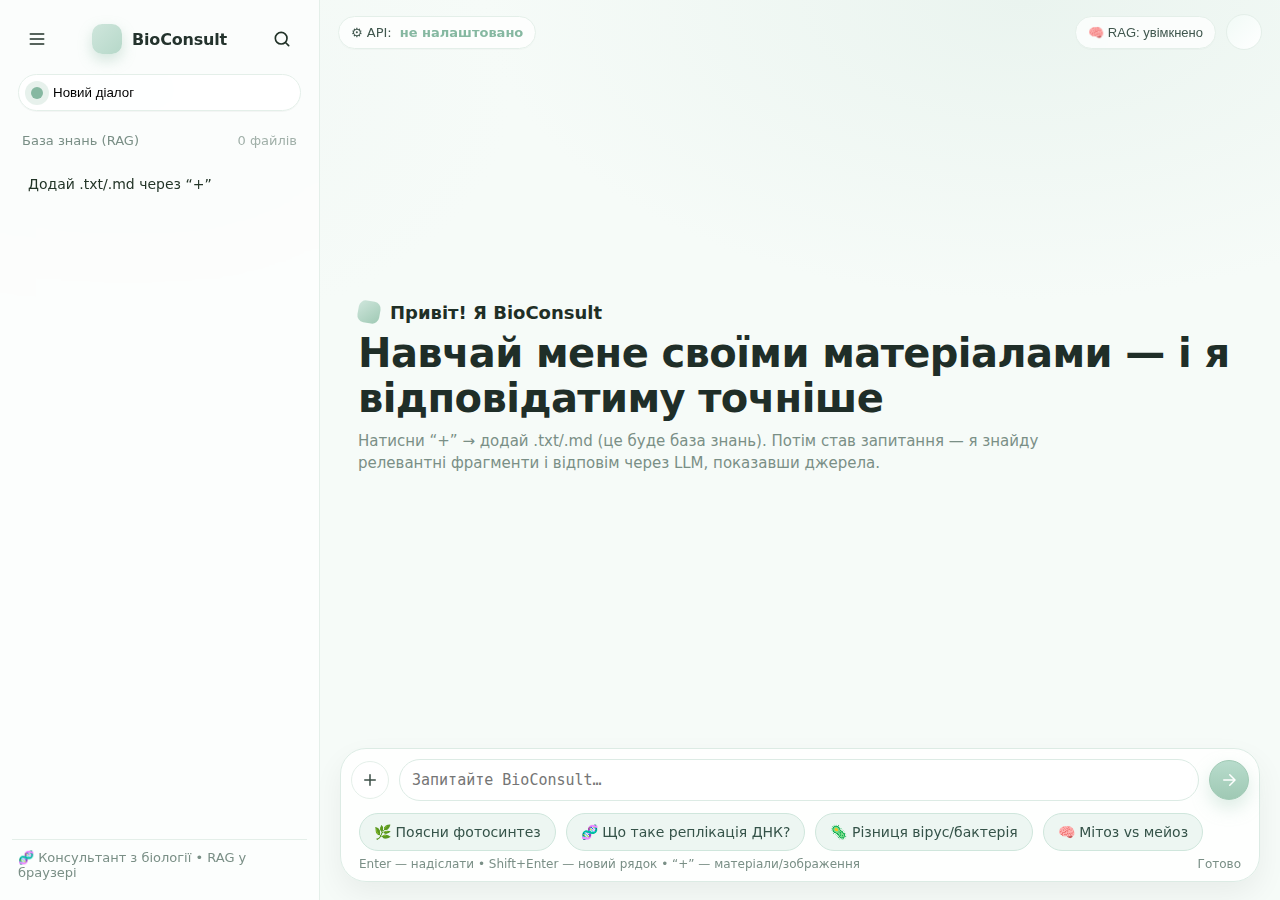
<file: index.html>
<!doctype html>
<html lang="uk">
<head>
  <meta charset="utf-8" />
  <meta name="viewport" content="width=device-width,initial-scale=1" />
  <title>BioConsult — Pastel RAG Chat (LLM)</title>

  <style>
    :root{
      --bg:#f6fbf8;
      --panel:#ffffffcc;
      --muted:#7a8f86;
      --text:#24332d;
      --line:#e4efe9;

      --accent:#9fc9b4;
      --accent-soft:#edf6f2;
      --accent-strong:#86b8a1;

      --shadow: 0 12px 30px rgba(0,0,0,.06);
      --r:18px;
      --rLg:26px;
    }

    *{box-sizing:border-box}
    body{
      margin:0;
      font-family: ui-sans-serif, system-ui, -apple-system, Segoe UI, Roboto, Arial;
      color:var(--text);
      background:
        radial-gradient(900px 500px at 80% 0%, #eaf4ef, transparent 60%),
        radial-gradient(700px 450px at 10% 10%, #f2f8f5, transparent 55%),
        var(--bg);
    }

    .app{ height:100dvh; display:grid; grid-template-columns: 320px 1fr; }

    /* Sidebar */
    .sidebar{
      background:rgba(255,255,255,.65);
      backdrop-filter: blur(14px);
      border-right:1px solid var(--line);
      padding:14px 12px;
      display:flex;
      flex-direction:column;
      min-width:280px;
    }
    .sb-top{ display:flex; align-items:center; justify-content:space-between; padding:6px 6px 10px; }
    .brand{ display:flex;align-items:center;gap:10px; font-weight:780; letter-spacing:-.2px; }
    .logo{
      width:30px;height:30px;border-radius:10px;
      background: linear-gradient(135deg, #cfe6dc, #b6d8c9);
      box-shadow:0 6px 14px rgba(134,184,161,.35);
    }
    .iconbtn{
      width:38px;height:38px;border-radius:999px;
      border:1px solid transparent;
      background:transparent;
      cursor:pointer;
      display:grid;place-items:center;
      color:#203127;
    }
    .iconbtn:hover{ background:rgba(0,0,0,.05); }

    .newchat{
      margin:6px;
      display:flex;align-items:center;gap:10px;
      padding:10px 12px;
      border-radius:999px;
      background:var(--panel);
      border:1px solid var(--line);
      cursor:pointer;
      box-shadow:0 1px 0 rgba(0,0,0,.03);
    }
    .badge{
      width:12px;height:12px;border-radius:50%;
      background:var(--accent-strong);
      box-shadow:0 0 0 6px rgba(159,201,180,.25);
    }
    .sb-section{
      margin:10px 6px 6px;
      font-size:13px;
      color:var(--muted);
      display:flex;align-items:center;justify-content:space-between;
      padding:6px 4px;
    }
    .sb-list{ padding:6px; overflow:auto; flex:1; }
    .sb-item{
      padding:10px 10px;
      border-radius:14px;
      font-size:14px;
      color:#233528;
      cursor:pointer;
      display:flex;align-items:center;gap:10px;
    }
    .sb-item:hover{ background:var(--accent-soft); }
    .sb-footer{
      border-top:1px solid var(--line);
      padding:10px 6px 6px;
      font-size:13px;
      color:var(--muted);
      display:flex;align-items:center;gap:8px;
    }

    /* Main */
    .main{ position:relative; display:flex; flex-direction:column; min-width:0; }
    .topbar{
      height:64px;
      display:flex;
      align-items:center;
      justify-content:space-between;
      padding:12px 18px;
      gap:12px;
    }
    .pill{
      display:inline-flex;
      align-items:center;
      gap:8px;
      padding:8px 12px;
      border-radius:999px;
      border:1px solid var(--line);
      background:rgba(255,255,255,.75);
      backdrop-filter: blur(10px);
      box-shadow:0 1px 0 rgba(0,0,0,.02);
      font-size:13px;
      color:#40574e;
      cursor:pointer;
      white-space:nowrap;
      user-select:none;
    }
    .pill strong{ color:var(--accent-strong); }
    .avatar{
      width:36px;height:36px;border-radius:999px;
      background:linear-gradient(135deg,#f1faf6,#ffffff);
      border:1px solid var(--line);
    }

    .content{
      flex:1;
      display:flex;
      flex-direction:column;
      align-items:center;
      justify-content:center;
      padding:10px 18px 170px;
      min-height:0;
    }

    .hero{ width:min(900px, 100%); padding:10px 8px 16px; }
    .hello{
      font-size:18px;
      font-weight:650;
      display:flex;
      align-items:center;
      gap:10px;
      color:#1f2f26;
      margin-bottom:8px;
    }
    .leafMark{
      width:22px;height:22px;
      background: linear-gradient(135deg, #cfe6dc, #9fc9b4);
      border-radius:7px;
      transform: rotate(10deg);
    }
    .title{
      font-size:40px;
      font-weight:820;
      letter-spacing:-.6px;
      line-height:1.12;
      margin:0;
      color:#1f2e28;
    }
    .subtitle{
      margin-top:10px;
      max-width:78ch;
      color:var(--muted);
      font-size:15px;
      line-height:1.45;
    }

    /* Chat */
    .chatlog{
      width:min(900px, 100%);
      margin-top:14px;
      display:flex;
      flex-direction:column;
      gap:10px;
      max-height:48vh;
      overflow:auto;
      padding:0 8px 8px;
    }
    .msg{
      max-width:78ch;
      padding:12px 14px;
      border-radius:16px;
      border:1px solid var(--line);
      background:rgba(255,255,255,.75);
      backdrop-filter: blur(10px);
      box-shadow:0 1px 0 rgba(0,0,0,.02);
      white-space:pre-wrap;
      line-height:1.35;
      font-size:15px;
    }
    .msg.user{
      align-self:flex-end;
      background:#eef7f3;
      border-color:#d6ebe2;
    }
    .msg.bot{ align-self:flex-start; }

    .sources{
      margin-top:10px;
      padding-top:10px;
      border-top:1px dashed rgba(0,0,0,.10);
      color:var(--muted);
      font-size:13px;
    }
    .src{
      display:block;
      margin-top:8px;
      padding:10px 10px;
      border-radius:12px;
      border:1px solid var(--line);
      background:#f7fcfa;
    }
    .src .t{ font-weight:650; color:#365248; }
    .src .s{ margin-top:4px; }

    .msg .imgwrap{
      margin-top:10px;
      border-radius:14px;
      overflow:hidden;
      border:1px solid var(--line);
      background:#fff;
    }
    .msg img{
      display:block;
      max-width:100%;
      height:auto;
    }

    /* Composer */
    .composer-wrap{
      position:absolute;
      left:0; right:0; bottom:0;
      padding:18px;
      display:flex;
      justify-content:center;
      background:linear-gradient(to top, rgba(246,251,248,1), rgba(246,251,248,.7), rgba(246,251,248,0));
      pointer-events:none;
    }
    .composer-area{ width:min(920px, 100%); pointer-events:auto; }

    .composer{
      border-radius: var(--rLg);
      border:1px solid #dcebe4;
      background:rgba(255,255,255,.82);
      backdrop-filter: blur(14px);
      box-shadow: var(--shadow);
      padding:10px;
      position:relative;
    }

    .composer-row{ display:flex; align-items:center; gap:10px; }

    .plus{
      width:38px;height:38px;border-radius:999px;
      border:1px solid var(--line);
      background:#fff;
      cursor:pointer;
      display:grid;place-items:center;
      color:#3b4d46;
      position:relative;
    }
    .plus:hover{ background:var(--accent-soft); border-color:#cfe6dc; }

    .input{
      flex:1;
      display:flex;
      align-items:center;
      gap:10px;
      padding:8px 10px;
      border-radius:999px;
      background:#ffffff;
      border:1px solid #dcebe4;
      min-width:0;
    }
    .input textarea{
      width:100%;
      border:0;
      outline:none;
      resize:none;
      background:transparent;
      font-size:15px;
      line-height:1.35;
      height:24px;
      max-height:120px;
      color:var(--text);
    }

    .tools{ display:flex; align-items:center; gap:8px; flex:0 0 auto; }

    .toolbtn{
      height:36px;
      padding:0 12px;
      border-radius:999px;
      border:1px solid var(--line);
      background:#ffffff;
      color:#3d544a;
      font-size:13px;
      cursor:pointer;
      display:inline-flex;
      align-items:center;
      gap:8px;
      white-space:nowrap;
      user-select:none;
    }
    .toolbtn:hover{ background:var(--accent-soft); border-color:#cfe6dc; }

    .send{
      width:40px;height:40px;border-radius:999px;
      border:1px solid #9fc9b4;
      background: linear-gradient(180deg, #b8dccc, #9fc9b4);
      color:white;
      cursor:pointer;
      display:grid;place-items:center;
      box-shadow:0 8px 18px rgba(159,201,180,.35);
    }
    .send:hover{ filter:brightness(1.03); }

    .chips{
      display:flex;
      gap:10px;
      flex-wrap:wrap;
      padding:12px 8px 0;
    }
    .chip{
      background:var(--accent-soft);
      border:1px solid #cfe6dc;
      border-radius:999px;
      padding:10px 14px;
      font-size:14px;
      color:#355349;
      cursor:pointer;
      user-select:none;
    }
    .chip:hover{ background:#e3f1ea; }

    .hint{
      width:min(920px, 100%);
      padding:6px 8px 0;
      color:var(--muted);
      font-size:12px;
      display:flex;
      justify-content:space-between;
      gap:10px;
      flex-wrap:wrap;
    }

    /* Plus menu */
    .plusMenu{
      position:absolute;
      left:12px;
      bottom:92px;
      width:340px;
      border-radius:16px;
      border:1px solid var(--line);
      background:rgba(255,255,255,.92);
      backdrop-filter: blur(14px);
      box-shadow: var(--shadow);
      padding:10px;
      display:none;
      z-index:50;
    }
    .plusMenu.open{ display:block; }

    .pmTitle{
      font-size:12px;
      color:var(--muted);
      padding:6px 8px 10px;
      display:flex;
      justify-content:space-between;
      align-items:center;
    }
    .pmGrid{ display:grid; grid-template-columns: 1fr; gap:8px; }

    .pmBtn{
      width:100%;
      display:flex;
      align-items:center;
      justify-content:space-between;
      gap:10px;
      padding:10px 12px;
      border-radius:14px;
      border:1px solid var(--line);
      background:#fff;
      cursor:pointer;
      text-align:left;
    }
    .pmBtn:hover{ background:var(--accent-soft); border-color:#cfe6dc; }
    .pmBtn .l{ display:flex; align-items:center; gap:10px; color:#2f463d; font-size:14px; font-weight:600; }
    .pmBtn .r{ color:var(--muted); font-size:12px; }

    /* Modal */
    .modalOverlay{
      position:fixed;
      inset:0;
      background:rgba(0,0,0,.25);
      display:none;
      z-index:1000;
    }
    .modalOverlay.open{ display:block; }
    .modal{
      width:min(560px, calc(100% - 24px));
      margin:70px auto;
      border-radius:18px;
      border:1px solid var(--line);
      background:rgba(255,255,255,.96);
      backdrop-filter: blur(16px);
      box-shadow: var(--shadow);
      padding:14px;
    }
    .modal h3{ margin:6px 6px 10px; font-size:16px; color:#203127; }
    .modal p{ margin:0 6px 10px; color:var(--muted); font-size:13px; line-height:1.35; }
    .modal .row{ display:flex; gap:10px; padding:6px; align-items:center; flex-wrap:wrap; }
    .modal input, .modal select{
      flex:1;
      border-radius:12px;
      border:1px solid var(--line);
      padding:10px 12px;
      outline:none;
      font-size:14px;
      min-width: 240px;
    }
    .modalActions{
      display:flex;
      justify-content:flex-end;
      gap:10px;
      padding:6px;
      margin-top:6px;
      flex-wrap:wrap;
    }
    .btn{
      border-radius:999px;
      border:1px solid var(--line);
      background:#fff;
      padding:10px 12px;
      cursor:pointer;
      font-size:13px;
      color:#2f463d;
    }
    .btn.primary{
      border-color:#b8dccc;
      background:linear-gradient(180deg,#e7f4ee,#d7eee5);
    }

    .tiny{
      font-size:12px;
      color:var(--muted);
      padding: 0 6px 10px;
      line-height: 1.35;
    }

    @media (max-width: 920px){
      .app{ grid-template-columns: 1fr; }
      .sidebar{ display:none; }
      .title{ font-size:34px; }
      .plusMenu{ left:18px; right:18px; width:auto; }
    }
  </style>
</head>

<body>
  <div class="app">
    <aside class="sidebar">
      <div class="sb-top">
        <button class="iconbtn" title="Меню" aria-label="Меню">
          <svg width="20" height="20" viewBox="0 0 24 24" fill="none" stroke="currentColor" stroke-width="2" stroke-linecap="round">
            <path d="M4 6h16M4 12h16M4 18h16"/>
          </svg>
        </button>

        <div class="brand">
          <span class="logo" aria-hidden="true"></span>
          <span>BioConsult</span>
        </div>

        <button class="iconbtn" title="Пошук" aria-label="Пошук">
          <svg width="20" height="20" viewBox="0 0 24 24" fill="none" stroke="currentColor" stroke-width="2" stroke-linecap="round">
            <circle cx="11" cy="11" r="7"></circle>
            <path d="M20 20l-3.2-3.2"></path>
          </svg>
        </button>
      </div>

      <button class="newchat" id="newChatBtn">
        <span class="badge"></span>
        <span>Новий діалог</span>
      </button>

      <div class="sb-section"><span>База знань (RAG)</span><span style="opacity:.7" id="kbCount">0 файлів</span></div>
      <div class="sb-list" id="kbList"></div>

      <div class="sb-footer">🧬 Консультант з біології • RAG у браузері</div>
    </aside>

    <main class="main" id="main">
      <header class="topbar">
        <div class="pill" id="apiPill" title="Налаштування LLM">
          ⚙ API: <strong id="apiState">не налаштовано</strong>
        </div>
        <div style="display:flex; align-items:center; gap:10px;">
          <button class="pill" id="ragToggleBtn" aria-pressed="true">🧠 RAG: увімкнено</button>
          <div class="avatar" title="Профіль"></div>
        </div>
      </header>

      <section class="content">
        <div class="hero">
          <div class="hello">
            <span class="leafMark" aria-hidden="true"></span>
            <span>Привіт! Я BioConsult</span>
          </div>
          <h1 class="title">Навчай мене своїми матеріалами — і я відповідатиму точніше</h1>
          <div class="subtitle">
            Натисни “+” → додай .txt/.md (це буде база знань). Потім став запитання —
            я знайду релевантні фрагменти і відповім через LLM, показавши джерела.
          </div>
        </div>

        <div class="chatlog" id="chatLog" aria-live="polite"></div>
      </section>

      <div class="composer-wrap">
        <div class="composer-area">
          <div class="composer" id="composer">
            <!-- PLUS MENU -->
            <div class="plusMenu" id="plusMenu" role="menu" aria-label="Меню додавання">
              <div class="pmTitle">
                <span>Додати</span>
                <button class="iconbtn" id="closePlusMenu" title="Закрити" aria-label="Закрити" style="width:32px;height:32px;">✕</button>
              </div>
              <div class="pmGrid">
                <button class="pmBtn" id="pmAddImageFile" type="button">
                  <div class="l">🖼️ Додати зображення (файл)</div>
                  <div class="r">jpg/png/webp</div>
                </button>
                <button class="pmBtn" id="pmAddImageUrl" type="button">
                  <div class="l">☁️ Додати зображення з хмари (URL)</div>
                  <div class="r">посилання</div>
                </button>
                <button class="pmBtn" id="pmAddTextFile" type="button">
                  <div class="l">📄 Додати матеріал (.txt/.md)</div>
                  <div class="r">навчити RAG</div>
                </button>
                <button class="pmBtn" id="pmClearKB" type="button">
                  <div class="l">🧽 Очистити базу знань</div>
                  <div class="r">RAG</div>
                </button>
                <button class="pmBtn" id="pmClearChat" type="button">
                  <div class="l">🧹 Очистити чат</div>
                  <div class="r">скинути</div>
                </button>
              </div>
              <div class="tiny">Порада: додай кілька конспектів .txt/.md — відповіді стануть “під твою програму”.</div>
            </div>

            <div class="composer-row">
              <button class="plus" id="plusBtn" title="Додати" aria-label="Додати">
                <svg width="18" height="18" viewBox="0 0 24 24" fill="none" stroke="currentColor" stroke-width="2" stroke-linecap="round">
                  <path d="M12 5v14M5 12h14"/>
                </svg>
              </button>

              <div class="input">
                <textarea id="prompt" placeholder="Запитайте BioConsult…" rows="1"></textarea>
              </div>

              <div class="tools">
                <button class="send" id="sendBtn" title="Надіслати" aria-label="Надіслати">
                  <svg width="18" height="18" viewBox="0 0 24 24" fill="none" stroke="currentColor" stroke-width="2" stroke-linecap="round" stroke-linejoin="round">
                    <path d="M5 12h14"></path>
                    <path d="M13 5l7 7-7 7"></path>
                  </svg>
                </button>
              </div>
            </div>

            <div class="chips" id="chips">
              <div class="chip">🌿 Поясни фотосинтез</div>
              <div class="chip">🧬 Що таке реплікація ДНК?</div>
              <div class="chip">🦠 Різниця вірус/бактерія</div>
              <div class="chip">🧠 Мітоз vs мейоз</div>
            </div>

            <div class="hint">
              <span>Enter — надіслати • Shift+Enter — новий рядок • “+” — матеріали/зображення</span>
              <span id="statusText">Готово</span>
            </div>

            <!-- hidden inputs -->
            <input id="imageInput" type="file" accept="image/*" hidden />
            <input id="textInput" type="file" accept=".txt,.md,text/plain,text/markdown" hidden />
          </div>
        </div>
      </div>
    </main>
  </div>

  <!-- MODAL: Image URL -->
  <div class="modalOverlay" id="imgModalOverlay" aria-hidden="true">
    <div class="modal" role="dialog" aria-modal="true" aria-label="Додати зображення за URL">
      <h3>Додати зображення з хмари (URL)</h3>
      <p>Встав пряме посилання на зображення (або публічний URL). Якщо доступ закритий — браузер/LLM не зможе завантажити.</p>
      <div class="row">
        <input id="imgUrlInput" placeholder="https://..." />
      </div>
      <div class="modalActions">
        <button class="btn" id="cancelImgModal">Скасувати</button>
        <button class="btn primary" id="addUrlBtn">Додати</button>
      </div>
    </div>
  </div>

  <!-- MODAL: API SETTINGS -->
  <div class="modalOverlay" id="apiModalOverlay" aria-hidden="true">
    <div class="modal" role="dialog" aria-modal="true" aria-label="Налаштування API">
      <h3>Налаштування LLM API</h3>
      <p>
        Встав API key і модель. Це потрібно, щоб бот відповідав “по-справжньому”.
        (Ключ зберігається локально в браузері.)
      </p>

      <div class="row">
        <input id="apiKeyInput" placeholder="OpenAI API key (sk-...)" />
      </div>

      <div class="row">
        <input id="modelInput" placeholder="Модель (наприклад: gpt-4o-mini)" />
      </div>

      <div class="tiny">
        Якщо модель не працює — заміни назву (в акаунті можуть бути доступні інші моделі).
      </div>

      <div class="modalActions">
        <button class="btn" id="apiCancel">Скасувати</button>
        <button class="btn" id="apiClear">Очистити</button>
        <button class="btn primary" id="apiSave">Зберегти</button>
      </div>
    </div>
  </div>

  <script>
    /***********************
     * UI refs
     ***********************/
    const promptEl = document.getElementById('prompt');
    const sendBtn  = document.getElementById('sendBtn');
    const chatLog  = document.getElementById('chatLog');
    const chips    = document.getElementById('chips');
    const newChatBtn = document.getElementById('newChatBtn');
    const statusText = document.getElementById('statusText');

    const ragToggleBtn = document.getElementById('ragToggleBtn');
    const apiPill = document.getElementById('apiPill');
    const apiState = document.getElementById('apiState');

    const plusBtn = document.getElementById('plusBtn');
    const plusMenu = document.getElementById('plusMenu');
    const closePlusMenu = document.getElementById('closePlusMenu');

    const pmAddImageFile = document.getElementById('pmAddImageFile');
    const pmAddImageUrl  = document.getElementById('pmAddImageUrl');
    const pmAddTextFile  = document.getElementById('pmAddTextFile');
    const pmClearChat    = document.getElementById('pmClearChat');
    const pmClearKB      = document.getElementById('pmClearKB');

    const imageInput = document.getElementById('imageInput');
    const textInput  = document.getElementById('textInput');

    const imgModalOverlay = document.getElementById('imgModalOverlay');
    const imgUrlInput = document.getElementById('imgUrlInput');
    const cancelImgModal = document.getElementById('cancelImgModal');
    const addUrlBtn = document.getElementById('addUrlBtn');

    const apiModalOverlay = document.getElementById('apiModalOverlay');
    const apiKeyInput = document.getElementById('apiKeyInput');
    const modelInput = document.getElementById('modelInput');
    const apiCancel = document.getElementById('apiCancel');
    const apiClear = document.getElementById('apiClear');
    const apiSave = document.getElementById('apiSave');

    const kbList = document.getElementById('kbList');
    const kbCount = document.getElementById('kbCount');

    let ragEnabled = true;
    let busy = false;

    // attachments for current message
    let pendingImageDataUrl = null; // data:image/... base64 OR normal URL
    let pendingImageLabel = null;

    function setStatus(t){ statusText.textContent = t; }

    function autoResize() {
      promptEl.style.height = "24px";
      promptEl.style.height = Math.min(promptEl.scrollHeight, 120) + "px";
    }
    promptEl.addEventListener('input', autoResize);

    /***********************
     * Chat render
     ***********************/
    function addMsg(text, who="user", sources=[]) {
      const div = document.createElement('div');
      div.className = `msg ${who}`;
      div.textContent = text;

      if (who === "bot" && Array.isArray(sources) && sources.length) {
        const s = document.createElement('div');
        s.className = "sources";
        s.textContent = "Джерела (RAG):";

        sources.forEach(src => {
          const item = document.createElement('div');
          item.className = "src";

          const t = document.createElement('div');
          t.className = "t";
          t.textContent = src.title || "Джерело";

          const sn = document.createElement('div');
          sn.className = "s";
          sn.textContent = src.snippet || "";

          item.appendChild(t);
          item.appendChild(sn);
          s.appendChild(item);
        });

        div.appendChild(s);
      }

      chatLog.appendChild(div);
      chatLog.scrollTop = chatLog.scrollHeight;
    }

    function addImagePreviewMessage({ dataUrl, caption, who="user" }){
      const div = document.createElement('div');
      div.className = `msg ${who}`;
      div.textContent = caption || "Зображення додано:";

      const wrap = document.createElement('div');
      wrap.className = "imgwrap";
      const img = document.createElement('img');
      img.src = dataUrl;
      img.alt = "image";
      wrap.appendChild(img);
      div.appendChild(wrap);

      chatLog.appendChild(div);
      chatLog.scrollTop = chatLog.scrollHeight;
    }

    /***********************
     * Plus menu
     ***********************/
    function openMenu(){ plusMenu.classList.add("open"); }
    function closeMenu(){ plusMenu.classList.remove("open"); }

    plusBtn.addEventListener('click', (e) => {
      e.stopPropagation();
      plusMenu.classList.contains("open") ? closeMenu() : openMenu();
    });
    closePlusMenu.addEventListener('click', closeMenu);

    document.addEventListener('click', (e) => {
      if (!plusMenu.contains(e.target) && e.target !== plusBtn) closeMenu();
    });

    pmAddImageFile.addEventListener('click', () => { closeMenu(); imageInput.click(); });
    pmAddTextFile.addEventListener('click', () => { closeMenu(); textInput.click(); });
    pmAddImageUrl.addEventListener('click', () => { closeMenu(); openImgModal(); });

    pmClearChat.addEventListener('click', () => {
      closeMenu();
      chatLog.innerHTML = "";
      addMsg("Чат очищено ✅", "bot");
      setStatus("Готово");
    });

    pmClearKB.addEventListener('click', () => {
      closeMenu();
      if (!confirm("Очистити базу знань (всі матеріали)?")) return;
      KB.clear();
      RAG.rebuildIndexFromKB();
      renderKB();
      addMsg("Базу знань очищено ✅", "bot");
      setStatus("Готово");
    });

    /***********************
     * Image modal
     ***********************/
    function openImgModal(){
      imgModalOverlay.classList.add("open");
      imgModalOverlay.setAttribute("aria-hidden","false");
      imgUrlInput.value = "";
      setTimeout(() => imgUrlInput.focus(), 0);
    }
    function closeImgModal(){
      imgModalOverlay.classList.remove("open");
      imgModalOverlay.setAttribute("aria-hidden","true");
    }
    cancelImgModal.addEventListener('click', closeImgModal);
    imgModalOverlay.addEventListener('click', (e) => { if(e.target === imgModalOverlay) closeImgModal(); });

    addUrlBtn.addEventListener('click', async () => {
      const url = (imgUrlInput.value || "").trim();
      if(!url) return;

      pendingImageDataUrl = url;
      pendingImageLabel = "Зображення (URL)";
      addMsg("✅ Додано зображення з URL. Тепер задай питання про нього.", "bot");
      closeImgModal();
    });

    /***********************
     * API modal
     ***********************/
    function openApiModal(){
      apiModalOverlay.classList.add("open");
      apiModalOverlay.setAttribute("aria-hidden","false");
      apiKeyInput.value = Settings.getApiKey() || "";
      modelInput.value = Settings.getModel() || "gpt-4o-mini";
      setTimeout(() => apiKeyInput.focus(), 0);
    }
    function closeApiModal(){
      apiModalOverlay.classList.remove("open");
      apiModalOverlay.setAttribute("aria-hidden","true");
    }
    apiPill.addEventListener('click', openApiModal);
    apiCancel.addEventListener('click', closeApiModal);

    apiClear.addEventListener('click', () => {
      Settings.clear();
      updateApiState();
      addMsg("API налаштування очищено.", "bot");
      closeApiModal();
    });

    apiSave.addEventListener('click', () => {
      const key = (apiKeyInput.value || "").trim();
      const model = (modelInput.value || "").trim() || "gpt-4o-mini";
      Settings.setApiKey(key);
      Settings.setModel(model);
      updateApiState();
      addMsg("✅ API налаштування збережено. Можна спілкуватись.", "bot");
      closeApiModal();
    });

    /***********************
     * RAG toggle
     ***********************/
    ragToggleBtn.addEventListener('click', () => {
      ragEnabled = !ragEnabled;
      ragToggleBtn.textContent = ragEnabled ? "🧠 RAG: увімкнено" : "🧠 RAG: вимкнено";
      ragToggleBtn.setAttribute("aria-pressed", String(ragEnabled));
      setStatus(ragEnabled ? "RAG увімкнено" : "RAG вимкнено");
    });

    /***********************
     * Inputs
     ***********************/
    imageInput.addEventListener('change', async () => {
      const file = imageInput.files?.[0];
      if(!file) return;

      if(!file.type.startsWith("image/")){
        addMsg("❌ Це не зображення.", "bot");
        imageInput.value = "";
        return;
      }

      const dataUrl = await fileToDataURL(file);
      pendingImageDataUrl = dataUrl;
      pendingImageLabel = file.name;

      addImagePreviewMessage({ dataUrl, caption:`Зображення додано: ${file.name}`, who:"user" });
      addMsg("Тепер можеш написати питання про це зображення (наприклад: “що тут з точки зору біології?”).", "bot");

      imageInput.value = "";
    });

    textInput.addEventListener('change', async () => {
      const file = textInput.files?.[0];
      if(!file) return;
      const text = await file.text();

      KB.addDoc({ title: file.name, text });
      RAG.rebuildIndexFromKB();
      renderKB();

      addMsg(`✅ Додано матеріал до бази знань: ${file.name}`, "bot");
      setStatus("Базу оновлено");

      textInput.value = "";
    });

    /***********************
     * Chips & new chat
     ***********************/
    chips.addEventListener('click', (e) => {
      const chip = e.target.closest('.chip');
      if(!chip) return;
      promptEl.value = chip.textContent.replace(/\s+/g,' ').trim() + ": ";
      promptEl.focus();
      autoResize();
    });

    newChatBtn.addEventListener('click', () => {
      chatLog.innerHTML = "";
      promptEl.value = "";
      autoResize();
      promptEl.focus();
      setStatus("Готово");
      closeMenu();
    });

    /***********************
     * Send
     ***********************/
    sendBtn.addEventListener('click', send);
    promptEl.addEventListener('keydown', (e) => {
      if(e.key === "Enter" && !e.shiftKey){
        e.preventDefault();
        send();
      }
    });

    async function send(){
      const text = (promptEl.value || "").trim();
      if(!text || busy) return;

      busy = true;
      setStatus("Пишу відповідь…");
      sendBtn.disabled = true;

      addMsg(text, "user");
      promptEl.value = "";
      autoResize();

      try{
        const apiKey = Settings.getApiKey();
        const model = Settings.getModel() || "gpt-4o-mini";

        if(!apiKey){
          addMsg("⚠️ API не налаштовано. Натисни “⚙ API” і встав ключ, тоді я відповідатиму реально.", "bot");
          setStatus("Потрібен API key");
          return;
        }

        const contexts = ragEnabled ? RAG.retrieveTopK(text, 4) : [];
        const { answer, sources } = await LLM.answer({
          apiKey,
          model,
          userText: text,
          contexts,
          image: pendingImageDataUrl ? { url: pendingImageDataUrl, label: pendingImageLabel } : null
        });

        addMsg(answer || "Немає відповіді", "bot", sources);

        // reset attachments after send
        pendingImageDataUrl = null;
        pendingImageLabel = null;

        setStatus("Готово");
      }catch(err){
        addMsg("❌ Помилка: " + (err?.message || String(err)), "bot");
        setStatus("Помилка");
      }finally{
        busy = false;
        sendBtn.disabled = false;
      }
    }

    /***********************
     * Settings storage
     ***********************/
    const Settings = {
      kApiKey: "bioconsult_api_key",
      kModel: "bioconsult_model",
      getApiKey(){ return localStorage.getItem(this.kApiKey) || ""; },
      setApiKey(v){ localStorage.setItem(this.kApiKey, v || ""); },
      getModel(){ return localStorage.getItem(this.kModel) || ""; },
      setModel(v){ localStorage.setItem(this.kModel, v || ""); },
      clear(){
        localStorage.removeItem(this.kApiKey);
        localStorage.removeItem(this.kModel);
      }
    };

    function updateApiState(){
      const hasKey = !!Settings.getApiKey();
      apiState.textContent = hasKey ? "налаштовано" : "не налаштовано";
    }

    /***********************
     * KB storage (docs)
     ***********************/
    const KB = {
      key: "bioconsult_kb_docs",
      getAll(){
        try { return JSON.parse(localStorage.getItem(this.key) || "[]"); }
        catch { return []; }
      },
      setAll(docs){
        localStorage.setItem(this.key, JSON.stringify(docs || []));
      },
      addDoc(doc){
        const docs = this.getAll();
        docs.push({
          id: crypto.randomUUID ? crypto.randomUUID() : String(Date.now()) + Math.random(),
          title: doc.title || "doc.txt",
          text: doc.text || "",
          createdAt: Date.now()
        });
        this.setAll(docs);
      },
      remove(id){
        const docs = this.getAll().filter(d => d.id !== id);
        this.setAll(docs);
      },
      clear(){ this.setAll([]); }
    };

    function renderKB(){
      const docs = KB.getAll();
      kbCount.textContent = `${docs.length} файлів`;
      kbList.innerHTML = "";

      if(docs.length === 0){
        const empty = document.createElement("div");
        empty.className = "sb-item";
        empty.textContent = "Додай .txt/.md через “+”";
        kbList.appendChild(empty);
        return;
      }

      docs.slice().reverse().forEach(d => {
        const row = document.createElement("div");
        row.className = "sb-item";
        row.title = "Натисни, щоб видалити";

        const dot = document.createElement("span");
        dot.className = "badge";
        dot.style.width = "10px";
        dot.style.height = "10px";
        dot.style.boxShadow = "none";
        row.appendChild(dot);

        const name = document.createElement("div");
        name.textContent = d.title;
        name.style.flex = "1";
        row.appendChild(name);

        const del = document.createElement("span");
        del.textContent = "🗑️";
        del.style.opacity = ".75";
        row.appendChild(del);

        row.addEventListener("click", () => {
          if(!confirm(`Видалити "${d.title}" з бази?`)) return;
          KB.remove(d.id);
          RAG.rebuildIndexFromKB();
          renderKB();
          addMsg(`✅ Видалено з бази: ${d.title}`, "bot");
        });

        kbList.appendChild(row);
      });
    }

    /***********************
     * RAG in browser (TF-IDF-ish)
     ***********************/
    const RAG = (() => {
      let chunks = [];     // {title, text, vec}
      let stats = null;    // {df, N}

      function tokenize(text) {
        return (text || "")
          .toLowerCase()
          .replace(/[^\p{L}\p{N}\s]+/gu, " ")
          .split(/\s+/)
          .filter(Boolean);
      }

      function chunkText(text, chunkSize = 900, overlap = 120) {
        const clean = (text || "").replace(/\s+/g, " ").trim();
        if (!clean) return [];
        const out = [];
        let i = 0;
        while (i < clean.length) {
          const end = Math.min(clean.length, i + chunkSize);
          out.push(clean.slice(i, end));
          i = end - overlap;
          if (i < 0) i = 0;
          if (end === clean.length) break;
        }
        return out;
      }

      function buildVocabStats(chunks) {
        const df = Object.create(null);
        for (const ch of chunks) {
          const seen = new Set(tokenize(ch.text));
          for (const t of seen) df[t] = (df[t] || 0) + 1;
        }
        return { df, N: chunks.length };
      }

      function embed(text, stats) {
        const toks = tokenize(text);
        const tf = Object.create(null);
        for (const t of toks) tf[t] = (tf[t] || 0) + 1;

        const vec = Object.create(null);
        const { df, N } = stats || { df:{}, N:1 };
        for (const [t, f] of Object.entries(tf)) {
          const d = df[t] || 0;
          const idf = Math.log((N + 1) / (d + 1)) + 1;
          vec[t] = f * idf;
        }
        return vec;
      }

      function cosine(a, b) {
        let dot = 0, na = 0, nb = 0;
        const keys = new Set([...Object.keys(a), ...Object.keys(b)]);
        for (const k of keys) {
          const x = a[k] || 0;
          const y = b[k] || 0;
          dot += x * y;
          na += x * x;
          nb += y * y;
        }
        if (!na || !nb) return 0;
        return dot / (Math.sqrt(na) * Math.sqrt(nb));
      }

      function rebuildIndexFromKB(){
        const docs = KB.getAll();
        chunks = [];
        for (const d of docs) {
          const parts = chunkText(d.text);
          parts.forEach((p, idx) => {
            chunks.push({ title: d.title, text: p, id: `${d.title}#${idx}` });
          });
        }
        stats = buildVocabStats(chunks);
        chunks.forEach(ch => ch.vec = embed(ch.text, stats));
      }

      function retrieveTopK(question, k=4){
        if(!stats || !chunks.length) return [];
        const qvec = embed(question, stats);
        const scored = chunks.map(ch => ({ ch, score: cosine(qvec, ch.vec) }));
        scored.sort((a,b)=>b.score-a.score);
        return scored.slice(0, k).filter(x => x.score > 0.05).map(x => x.ch);
      }

      return { rebuildIndexFromKB, retrieveTopK };
    })();

    /***********************
     * LLM call (OpenAI Responses API)
     ***********************/
    const LLM = (() => {
      function buildSystem(){
        return [
          "Ти — BioConsult, консультант з біології.",
          "Відповідай українською, просто і точно.",
          "Якщо є RAG-контекст — використовуй його в першу чергу.",
          "Якщо даних недостатньо — скажи, що саме потрібно уточнити.",
          "Додай короткий блок 'Джерела' з позначками [#1], [#2] (тільки якщо використовував контекст)."
        ].join("\\n");
      }

      function buildContextBlock(contexts){
        if(!contexts?.length) return "";
        return contexts.map((c, i) => `[#${i+1} ${c.title}] ${c.text}`).join("\\n\\n");
      }

      function sourcesFromContexts(contexts){
        return (contexts || []).map(c => ({
          title: c.title,
          snippet: (c.text || "").slice(0, 200) + ((c.text || "").length > 200 ? "…" : "")
        }));
      }

      function extractOutputText(data){
        if (typeof data?.output_text === "string" && data.output_text) return data.output_text;

        const out = data?.output;
        if (Array.isArray(out)) {
          for (const item of out) {
            const content = item?.content;
            if (Array.isArray(content)) {
              for (const c of content) {
                if (c?.type === "output_text" && typeof c?.text === "string") return c.text;
                if (c?.type === "text" && typeof c?.text === "string") return c.text;
              }
            }
          }
        }
        return "";
      }

      async function answer({ apiKey, model, userText, contexts, image }){
        const system = buildSystem();
        const ctx = buildContextBlock(contexts);

        const userParts = [];
        userParts.push({ type:"text", text: userText });

        if (image?.url) {
          userParts.push({ type:"text", text: `\\n(Додано зображення: ${image.label || "image"})\\n` });
          userParts.push({ type:"image_url", image_url: { url: image.url } });
        }

        if (ctx) {
          userParts.push({ type:"text", text: `\\n\\nКонтекст (RAG):\\n${ctx}` });
        }

        const body = {
          model: model || "gpt-4o-mini",
          input: [
            { role:"system", content:[{ type:"text", text: system }] },
            { role:"user", content: userParts }
          ]
        };

        const res = await fetch("https://api.openai.com/v1/responses", {
          method:"POST",
          headers:{
            "Content-Type":"application/json",
            "Authorization":"Bearer " + apiKey
          },
          body: JSON.stringify(body)
        });

        if(!res.ok){
          const t = await res.text();
          throw new Error(t || ("HTTP " + res.status));
        }

        const data = await res.json();
        const text = extractOutputText(data) || "(порожня відповідь)";

        return { answer: text, sources: sourcesFromContexts(contexts) };
      }

      return { answer };
    })();

    /***********************
     * Helpers
     ***********************/
    function fileToDataURL(file){
      return new Promise((resolve, reject) => {
        const r = new FileReader();
        r.onload = () => resolve(r.result);
        r.onerror = reject;
        r.readAsDataURL(file);
      });
    }

    /***********************
     * Init
     ***********************/
    function init(){
      updateApiState();
      renderKB();
      RAG.rebuildIndexFromKB();
      autoResize();
      setStatus("Готово");
    }
    init();
  </script>
</body>
</html>
</file>
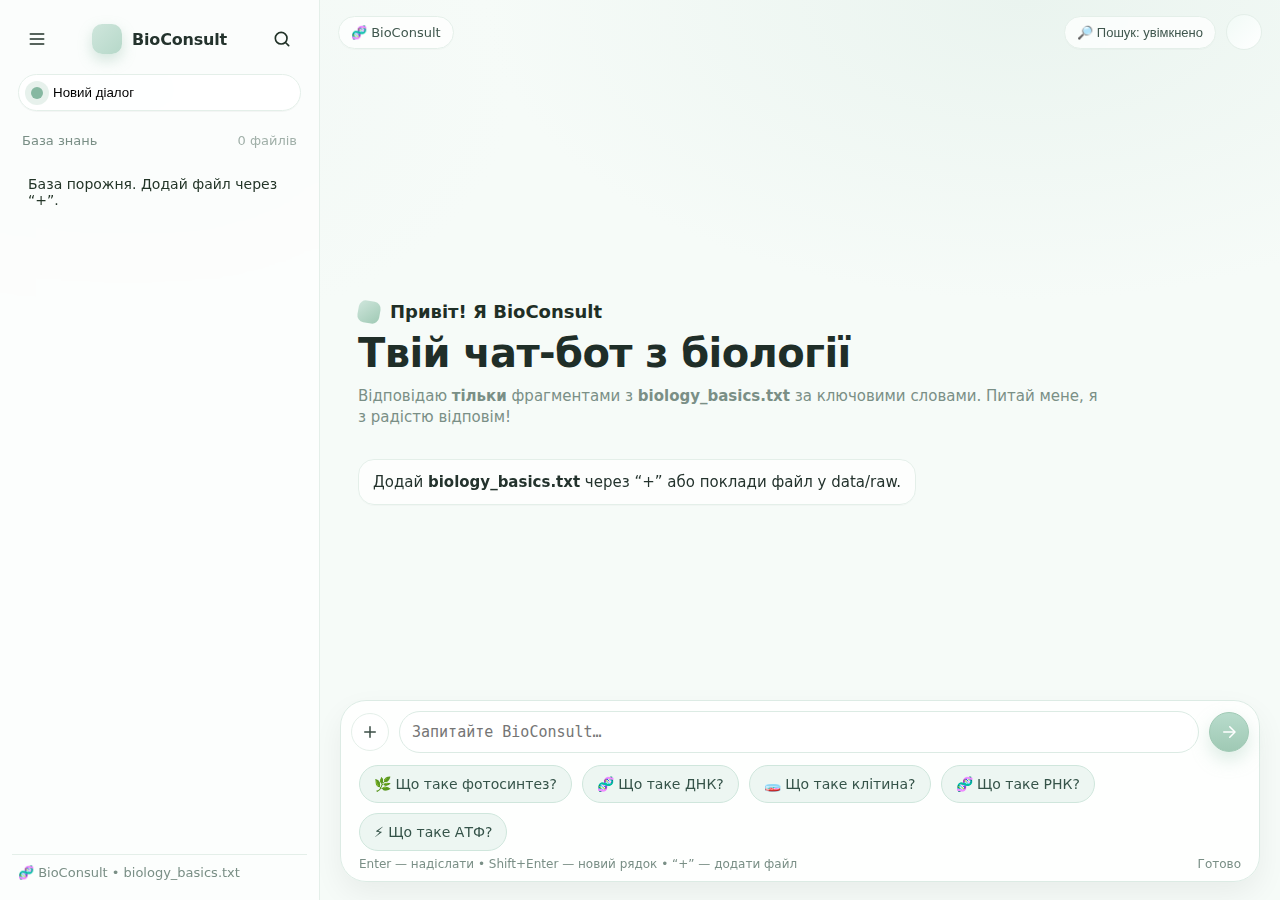
<file: app/index.html>
<!doctype html>
<html lang="uk">
<head>
  <meta charset="utf-8" />
  <meta name="viewport" content="width=device-width,initial-scale=1" />
  <title>BioConsult — чат-бот з біології</title>

  <style>
    :root{
      --bg:#f6fbf8;
      --panel:#ffffffcc;
      --muted:#7a8f86;
      --text:#24332d;
      --line:#e4efe9;

      --accent:#9fc9b4;
      --accent-soft:#edf6f2;
      --accent-strong:#86b8a1;

      --shadow: 0 12px 30px rgba(0,0,0,.06);
      --r:18px;
      --rLg:26px;
    }

    *{box-sizing:border-box}
    body{
      margin:0;
      font-family: ui-sans-serif, system-ui, -apple-system, Segoe UI, Roboto, Arial;
      color:var(--text);
      background:
        radial-gradient(900px 500px at 80% 0%, #eaf4ef, transparent 60%),
        radial-gradient(700px 450px at 10% 10%, #f2f8f5, transparent 55%),
        var(--bg);
    }

    .app{ height:100dvh; display:grid; grid-template-columns: 320px 1fr; }

    /* Sidebar */
    .sidebar{
      background:rgba(255,255,255,.65);
      backdrop-filter: blur(14px);
      border-right:1px solid var(--line);
      padding:14px 12px;
      display:flex;
      flex-direction:column;
      min-width:280px;
    }
    .sb-top{ display:flex; align-items:center; justify-content:space-between; padding:6px 6px 10px; }
    .brand{ display:flex;align-items:center;gap:10px; font-weight:780; letter-spacing:-.2px; }
    .logo{
      width:30px;height:30px;border-radius:10px;
      background: linear-gradient(135deg, #cfe6dc, #b6d8c9);
      box-shadow:0 6px 14px rgba(134,184,161,.35);
    }
    .iconbtn{
      width:38px;height:38px;border-radius:999px;
      border:1px solid transparent;
      background:transparent;
      cursor:pointer;
      display:grid;place-items:center;
      color:#203127;
    }
    .iconbtn:hover{ background:rgba(0,0,0,.05); }

    .newchat{
      margin:6px;
      display:flex;align-items:center;gap:10px;
      padding:10px 12px;
      border-radius:999px;
      background:var(--panel);
      border:1px solid var(--line);
      cursor:pointer;
      box-shadow:0 1px 0 rgba(0,0,0,.03);
    }
    .badge{
      width:12px;height:12px;border-radius:50%;
      background:var(--accent-strong);
      box-shadow:0 0 0 6px rgba(159,201,180,.25);
    }
    .sb-section{
      margin:10px 6px 6px;
      font-size:13px;
      color:var(--muted);
      display:flex;align-items:center;justify-content:space-between;
      padding:6px 4px;
    }
    .sb-list{ padding:6px; overflow:auto; flex:1; }
    .sb-item{
      padding:10px 10px;
      border-radius:14px;
      font-size:14px;
      color:#233528;
      cursor:pointer;
      display:flex;align-items:center;gap:10px;
    }
    .sb-item:hover{ background:var(--accent-soft); }
    .sb-footer{
      border-top:1px solid var(--line);
      padding:10px 6px 6px;
      font-size:13px;
      color:var(--muted);
      display:flex;align-items:center;gap:8px;
    }

    /* Main */
    .main{ position:relative; display:flex; flex-direction:column; min-width:0; }
    .topbar{
      height:64px;
      display:flex;
      align-items:center;
      justify-content:space-between;
      padding:12px 18px;
      gap:12px;
    }
    .pill{
      display:inline-flex;
      align-items:center;
      gap:8px;
      padding:8px 12px;
      border-radius:999px;
      border:1px solid var(--line);
      background:rgba(255,255,255,.75);
      backdrop-filter: blur(10px);
      box-shadow:0 1px 0 rgba(0,0,0,.02);
      font-size:13px;
      color:#40574e;
      white-space:nowrap;
      user-select:none;
    }
    .avatar{
      width:36px;height:36px;border-radius:999px;
      background:linear-gradient(135deg,#f1faf6,#ffffff);
      border:1px solid var(--line);
    }

    .content{
      flex:1;
      display:flex;
      flex-direction:column;
      align-items:center;
      justify-content:center;
      padding:10px 18px 170px;
      min-height:0;
    }

    .hero{ width:min(900px, 100%); padding:10px 8px 16px; }
    .hello{
      font-size:18px;
      font-weight:650;
      display:flex;
      align-items:center;
      gap:10px;
      color:#1f2f26;
      margin-bottom:8px;
    }
    .leafMark{
      width:22px;height:22px;
      background: linear-gradient(135deg, #cfe6dc, #9fc9b4);
      border-radius:7px;
      transform: rotate(10deg);
    }
    .title{
      font-size:40px;
      font-weight:820;
      letter-spacing:-.6px;
      line-height:1.12;
      margin:0;
      color:#1f2e28;
    }
    .subtitle{
      margin-top:10px;
      max-width:78ch;
      color:var(--muted);
      font-size:15px;
      line-height:1.45;
    }

    /* Chat */
    .chatlog{
      width:min(900px, 100%);
      margin-top:14px;
      display:flex;
      flex-direction:column;
      gap:10px;
      max-height:48vh;
      overflow:auto;
      padding:0 8px 8px;
    }
    .msg{
      max-width:78ch;
      padding:12px 14px;
      border-radius:16px;
      border:1px solid var(--line);
      background:rgba(255,255,255,.75);
      backdrop-filter: blur(10px);
      box-shadow:0 1px 0 rgba(0,0,0,.02);
      white-space:pre-wrap;
      line-height:1.35;
      font-size:15px;
    }
    .msg.user{
      align-self:flex-end;
      background:#eef7f3;
      border-color:#d6ebe2;
    }
    .msg.bot{ align-self:flex-start; }

    /* Composer */
    .composer-wrap{
      position:absolute;
      left:0; right:0; bottom:0;
      padding:18px;
      display:flex;
      justify-content:center;
      background:linear-gradient(to top, rgba(246,251,248,1), rgba(246,251,248,.7), rgba(246,251,248,0));
      pointer-events:none;
    }
    .composer-area{ width:min(920px, 100%); pointer-events:auto; }

    .composer{
      border-radius: var(--rLg);
      border:1px solid #dcebe4;
      background:rgba(255,255,255,.82);
      backdrop-filter: blur(14px);
      box-shadow: var(--shadow);
      padding:10px;
      position:relative;
    }

    .composer-row{ display:flex; align-items:center; gap:10px; }

    .plus{
      width:38px;height:38px;border-radius:999px;
      border:1px solid var(--line);
      background:#fff;
      cursor:pointer;
      display:grid;place-items:center;
      color:#3b4d46;
      position:relative;
    }
    .plus:hover{ background:var(--accent-soft); border-color:#cfe6dc; }

    .input{
      flex:1;
      display:flex;
      align-items:center;
      gap:10px;
      padding:8px 10px;
      border-radius:999px;
      background:#ffffff;
      border:1px solid #dcebe4;
      min-width:0;
    }
    .input textarea{
      width:100%;
      border:0;
      outline:none;
      resize:none;
      background:transparent;
      font-size:15px;
      line-height:1.35;
      height:24px;
      max-height:120px;
      color:var(--text);
    }

    .tools{ display:flex; align-items:center; gap:8px; flex:0 0 auto; }

    .send{
      width:40px;height:40px;border-radius:999px;
      border:1px solid #9fc9b4;
      background: linear-gradient(180deg, #b8dccc, #9fc9b4);
      color:white;
      cursor:pointer;
      display:grid;place-items:center;
      box-shadow:0 8px 18px rgba(159,201,180,.35);
    }
    .send:hover{ filter:brightness(1.03); }

    .chips{
      display:flex;
      gap:10px;
      flex-wrap:wrap;
      padding:12px 8px 0;
    }
    .chip{
      background:var(--accent-soft);
      border:1px solid #cfe6dc;
      border-radius:999px;
      padding:10px 14px;
      font-size:14px;
      color:#355349;
      cursor:pointer;
      user-select:none;
    }
    .chip:hover{ background:#e3f1ea; }

    .hint{
      width:min(920px, 100%);
      padding:6px 8px 0;
      color:var(--muted);
      font-size:12px;
      display:flex;
      justify-content:space-between;
      gap:10px;
      flex-wrap:wrap;
    }

    /* Plus menu */
    .plusMenu{
      position:absolute;
      left:12px;
      bottom:92px;
      width:340px;
      border-radius:16px;
      border:1px solid var(--line);
      background:rgba(255,255,255,.92);
      backdrop-filter: blur(14px);
      box-shadow: var(--shadow);
      padding:10px;
      display:none;
      z-index:50;
    }
    .plusMenu.open{ display:block; }

    .pmTitle{
      font-size:12px;
      color:var(--muted);
      padding:6px 8px 10px;
      display:flex;
      justify-content:space-between;
      align-items:center;
    }
    .pmGrid{ display:grid; grid-template-columns: 1fr; gap:8px; }

    .pmBtn{
      width:100%;
      display:flex;
      align-items:center;
      justify-content:space-between;
      gap:10px;
      padding:10px 12px;
      border-radius:14px;
      border:1px solid var(--line);
      background:#fff;
      cursor:pointer;
      text-align:left;
    }
    .pmBtn:hover{ background:var(--accent-soft); border-color:#cfe6dc; }
    .pmBtn .l{ display:flex; align-items:center; gap:10px; color:#2f463d; font-size:14px; font-weight:600; }
    .pmBtn .r{ color:var(--muted); font-size:12px; }

    .tiny{
      font-size:12px;
      color:var(--muted);
      padding: 0 6px 10px;
      line-height: 1.35;
    }

    @media (max-width: 920px){
      .app{ grid-template-columns: 1fr; }
      .sidebar{ display:none; }
      .title{ font-size:34px; }
      .plusMenu{ left:18px; right:18px; width:auto; }
    }
  </style>
</head>

<body>
  <div class="app">
    <aside class="sidebar">
      <div class="sb-top">
        <button class="iconbtn" title="Меню" aria-label="Меню">
          <svg width="20" height="20" viewBox="0 0 24 24" fill="none" stroke="currentColor" stroke-width="2" stroke-linecap="round">
            <path d="M4 6h16M4 12h16M4 18h16"/>
          </svg>
        </button>

        <div class="brand">
          <span class="logo" aria-hidden="true"></span>
          <span>BioConsult</span>
        </div>

        <button class="iconbtn" title="Пошук" aria-label="Пошук">
          <svg width="20" height="20" viewBox="0 0 24 24" fill="none" stroke="currentColor" stroke-width="2" stroke-linecap="round">
            <circle cx="11" cy="11" r="7"></circle>
            <path d="M20 20l-3.2-3.2"></path>
          </svg>
        </button>
      </div>

      <button class="newchat" id="newChatBtn">
        <span class="badge"></span>
        <span>Новий діалог</span>
      </button>

      <div class="sb-section"><span>База знань</span><span style="opacity:.7" id="kbCount">0 файлів</span></div>
      <div class="sb-list" id="kbList"></div>

      <div class="sb-footer">🧬 BioConsult • biology_basics.txt</div>
    </aside>

    <main class="main" id="main">
      <header class="topbar">
        <div class="pill" style="cursor:default">🧬 BioConsult</div>
        <div style="display:flex; align-items:center; gap:10px;">
          <button class="pill" id="ragToggleBtn" aria-pressed="true" style="cursor:pointer">🔎 Пошук: увімкнено</button>
          <div class="avatar" title="Профіль"></div>
        </div>
      </header>

      <section class="content">
        <div class="hero">
          <div class="hello">
            <span class="leafMark" aria-hidden="true"></span>
            <span>Привіт! Я BioConsult</span>
          </div>

          <h1 class="title">Твій чат-бот з біології</h1>

          <div class="subtitle">
            Відповідаю <b>тільки</b> фрагментами з <b>biology_basics.txt</b> за ключовими словами.
           Питай мене, я з радістю відповім!
          </div>
        </div>

        <div class="chatlog" id="chatLog" aria-live="polite"></div>
      </section>

      <div class="composer-wrap">
        <div class="composer-area">
          <div class="composer" id="composer">
            <div class="plusMenu" id="plusMenu" role="menu" aria-label="Меню додавання">
              <div class="pmTitle">
                <span>Додати</span>
                <button class="iconbtn" id="closePlusMenu" title="Закрити" aria-label="Закрити" style="width:32px;height:32px;">✕</button>
              </div>
              <div class="pmGrid">
                <button class="pmBtn" id="pmAddTextFile" type="button">
                  <div class="l">📄 Додати матеріал (.txt/.md)</div>
                  <div class="r">локально</div>
                </button>
                <button class="pmBtn" id="pmClearKB" type="button">
                  <div class="l">🧽 Очистити базу</div>
                  <div class="r">локально</div>
                </button>
                <button class="pmBtn" id="pmClearChat" type="button">
                  <div class="l">🧹 Очистити чат</div>
                  <div class="r">скинути</div>
                </button>
              </div>
              <div class="tiny">Відповіді беруться тільки з <b>biology_basics.txt</b>.</div>
            </div>

            <div class="composer-row">
              <button class="plus" id="plusBtn" title="Додати" aria-label="Додати">
                <svg width="18" height="18" viewBox="0 0 24 24" fill="none" stroke="currentColor" stroke-width="2" stroke-linecap="round">
                  <path d="M12 5v14M5 12h14"/>
                </svg>
              </button>

              <div class="input">
                <textarea id="prompt" placeholder="Запитайте BioConsult…" rows="1"></textarea>
              </div>

              <div class="tools">
                <button class="send" id="sendBtn" title="Надіслати" aria-label="Надіслати">
                  <svg width="18" height="18" viewBox="0 0 24 24" fill="none" stroke="currentColor" stroke-width="2" stroke-linecap="round" stroke-linejoin="round">
                    <path d="M5 12h14"></path>
                    <path d="M13 5l7 7-7 7"></path>
                  </svg>
                </button>
              </div>
            </div>

            <!-- CHIPS: прибрано 2 старі та додано 2 нові -->
            <div class="chips" id="chips">
              <div class="chip">🌿 Що таке фотосинтез?</div>
              <div class="chip">🧬 Що таке ДНК?</div>
              <div class="chip">🧫 Що таке клітина?</div>
              <div class="chip">🧬 Що таке РНК?</div>
              <div class="chip">⚡ Що таке АТФ?</div>
            </div>

            <div class="hint">
              <span>Enter — надіслати • Shift+Enter — новий рядок • “+” — додати файл</span>
              <span id="statusText">Готово</span>
            </div>

            <input id="textInput" type="file" accept=".txt,.md,text/plain,text/markdown" hidden />
          </div>
        </div>
      </div>
    </main>
  </div>

  <script>
    const promptEl = document.getElementById('prompt');
    const chatLog  = document.getElementById('chatLog');
    const chips    = document.getElementById('chips');
    const newChatBtn = document.getElementById('newChatBtn');
    const statusText = document.getElementById('statusText');

    const ragToggleBtn = document.getElementById('ragToggleBtn');

    const plusBtn = document.getElementById('plusBtn');
    const plusMenu = document.getElementById('plusMenu');
    const closePlusMenu = document.getElementById('closePlusMenu');

    const pmAddTextFile  = document.getElementById('pmAddTextFile');
    const pmClearChat    = document.getElementById('pmClearChat');
    const pmClearKB      = document.getElementById('pmClearKB');

    const textInput  = document.getElementById('textInput');

    const kbList = document.getElementById('kbList');
    const kbCount = document.getElementById('kbCount');

    let sendBtn = document.getElementById('sendBtn');
    let ragEnabled = true;

    function setStatus(t){ statusText.textContent = t; }

    function autoResize() {
      promptEl.style.height = "24px";
      promptEl.style.height = Math.min(promptEl.scrollHeight, 120) + "px";
    }
    promptEl.addEventListener('input', autoResize);

    function escapeHTML(s){
      return String(s || "")
        .replaceAll("&", "&amp;")
        .replaceAll("<", "&lt;")
        .replaceAll(">", "&gt;")
        .replaceAll('"', "&quot;")
        .replaceAll("'", "&#039;");
    }

    function mdLiteToHtml(s){
      let t = escapeHTML(s);
      t = t.replace(/\*\*(.+?)\*\*/g, "<b>$1</b>");
      t = t.replace(/\n/g, "<br>");
      return t;
    }

    function addMsg(text, who="user") {
      const div = document.createElement('div');
      div.className = `msg ${who}`;
      div.innerHTML = mdLiteToHtml(text);
      chatLog.appendChild(div);
      chatLog.scrollTop = chatLog.scrollHeight;
    }

    function openMenu(){ plusMenu.classList.add("open"); }
    function closeMenu(){ plusMenu.classList.remove("open"); }

    plusBtn.addEventListener('click', (e) => {
      e.stopPropagation();
      plusMenu.classList.contains("open") ? closeMenu() : openMenu();
    });
    closePlusMenu.addEventListener('click', closeMenu);

    document.addEventListener('click', (e) => {
      if (!plusMenu.contains(e.target) && e.target !== plusBtn) closeMenu();
    });

    pmAddTextFile.addEventListener('click', () => { closeMenu(); textInput.click(); });

    pmClearChat.addEventListener('click', () => {
      closeMenu();
      chatLog.innerHTML = "";
      addMsg("Чат очищено ✅", "bot");
      setStatus("Готово");
    });

    pmClearKB.addEventListener('click', () => {
      closeMenu();
      if (!confirm("Очистити базу знань (локально)?")) return;
      KB.clear();
      KBIndex.rebuildFromKB();
      renderKB();
      addMsg("Базу знань очищено ✅", "bot");
      setStatus("Готово");
    });

    ragToggleBtn.addEventListener('click', () => {
      ragEnabled = !ragEnabled;
      ragToggleBtn.textContent = ragEnabled ? "🔎 Пошук: увімкнено" : "🔎 Пошук: вимкнено";
      ragToggleBtn.setAttribute("aria-pressed", String(ragEnabled));
      setStatus("Готово");
    });

    textInput.addEventListener('change', async () => {
      const file = textInput.files?.[0];
      if(!file) return;
      const text = await file.text();

      KB.addDoc({ title: file.name, text });
      KBIndex.rebuildFromKB();
      renderKB();

      addMsg(`✅ Додано/оновлено матеріал у базі: ${file.name}`, "bot");
      setStatus("Готово");

      textInput.value = "";
    });

    chips.addEventListener('click', (e) => {
      const chip = e.target.closest('.chip');
      if(!chip) return;
      promptEl.value = chip.textContent.replace(/\s+/g,' ').trim();
      promptEl.focus();
      autoResize();
    });

    newChatBtn.addEventListener('click', () => {
      chatLog.innerHTML = "";
      promptEl.value = "";
      autoResize();
      promptEl.focus();
      setStatus("Готово");
      closeMenu();
    });

    // -------------------------
    // KB storage
    // -------------------------
    const KB = {
      key: "bioconsult_kb_docs",

      getAll(){
        try { return JSON.parse(localStorage.getItem(this.key) || "[]"); }
        catch { return []; }
      },

      setAll(docs){
        localStorage.setItem(this.key, JSON.stringify(docs || []));
      },

      upsertByTitle(title, text){
        const docs = this.getAll();
        const t = String(title || "doc.txt");
        const i = docs.findIndex(d => d.title === t);

        if (i >= 0) {
          docs[i].text = String(text || "");
          docs[i].updatedAt = Date.now();
        } else {
          docs.push({
            id: crypto.randomUUID ? crypto.randomUUID() : String(Date.now()) + Math.random(),
            title: t,
            text: String(text || ""),
            createdAt: Date.now(),
            updatedAt: Date.now()
          });
        }
        this.setAll(docs);
      },

      addDoc(doc){
        this.upsertByTitle(doc.title, doc.text);
      },

      remove(id){
        const docs = this.getAll().filter(d => d.id !== id);
        this.setAll(docs);
      },

      clear(){ this.setAll([]); }
    };

    function renderKB(){
      const docs = KB.getAll();
      kbCount.textContent = `${docs.length} файлів`;
      kbList.innerHTML = "";

      if(docs.length === 0){
        const empty = document.createElement("div");
        empty.className = "sb-item";
        empty.textContent = "База порожня. Додай файл через “+”.";
        kbList.appendChild(empty);
        return;
      }

      docs.slice().reverse().forEach(d => {
        const row = document.createElement("div");
        row.className = "sb-item";
        row.title = "Натисни, щоб видалити";

        const dot = document.createElement("span");
        dot.className = "badge";
        dot.style.width = "10px";
        dot.style.height = "10px";
        dot.style.boxShadow = "none";
        row.appendChild(dot);

        const name = document.createElement("div");
        name.textContent = d.title;
        name.style.flex = "1";
        row.appendChild(name);

        const del = document.createElement("span");
        del.textContent = "🗑️";
        del.style.opacity = ".75";
        row.appendChild(del);

        row.addEventListener("click", () => {
          if(!confirm(`Видалити "${d.title}" з бази?`)) return;
          KB.remove(d.id);
          KBIndex.rebuildFromKB();
          renderKB();
          addMsg(`✅ Видалено з бази: ${d.title}`, "bot");
        });

        kbList.appendChild(row);
      });
    }

    // -------------------------
    // SMART ANSWER INDEX (groups)
    // -------------------------
    const UA_STOP = new Set([
      "що","це","та","і","й","або","але","в","у","на","до","від","для","про","як",
      "які","яка","яке","якій","якого","якою","яким","якими","чи","не","так","є",
      "з","із","за","над","під","при","між","о","об","по","коли","де","хто","ти","ви",
      "мені","тобі","йому","їй","їм","нас","вам","їх","тут","там","цей","ця","це","ці"
    ]);

    function normalize(s){
      return String(s || "")
        .toLowerCase()
        .replace(/[’'`]/g, "'")
        .replace(/[^\p{L}\p{N}\s]+/gu, " ")
        .replace(/\s+/g, " ")
        .trim();
    }

    function tokensOf(s){
      const t = normalize(s);
      if(!t) return [];
      return t.split(" ")
        .map(w => w.trim())
        .filter(w => w.length >= 3 && !UA_STOP.has(w));
    }

    function parseGroupsFromText(txt){
      const lines = String(txt || "").split(/\r?\n/);
      const groups = [];
      let cur = null;
      let mode = "none"; // none | keys | ans
      for (const raw of lines){
        const line = raw.trimEnd();

        const mG = line.match(/^ГРУПА ЗАПИТУ:\s*(.+)\s*$/i);
        if (mG){
          if (cur) groups.push(cur);
          cur = { title: mG[1].trim(), keysLine: "", keys: [], answer: "" };
          mode = "none";
          continue;
        }
        if (!cur) continue;

        const mK = line.match(/^Ключові слова:\s*(.+)\s*$/i);
        if (mK){
          cur.keysLine = mK[1].trim();
          cur.keys = cur.keysLine.split(",")
            .map(x => normalize(x))
            .map(x => x.trim())
            .filter(Boolean);
          mode = "keys";
          continue;
        }
        const mA = line.match(/^Відповідь:\s*$/i);
        if (mA){
          mode = "ans";
          continue;
        }

        if (mode === "ans"){
          cur.answer += (cur.answer ? "\n" : "") + raw;
        }
      }
      if (cur) groups.push(cur);

      for (const g of groups){
        g.answer = String(g.answer || "").replace(/\s+$/g, "");
        g.titleNorm = normalize(g.title);
        g.keysNorm = g.keys.map(k => normalize(k));
        g.answerNorm = normalize(g.answer);
        g.keyTokenSet = new Set();
        for (const k of g.keysNorm){
          for (const tok of tokensOf(k)) g.keyTokenSet.add(tok);
        }
      }
      return groups;
    }

    function pickBestGroup(question, groups){
      const qNorm = normalize(question);
      const qToks = tokensOf(question);
      if (!qToks.length) return null;

      let best = null;

      for (const g of groups){
        let phraseHits = 0;
        for (const phrase of g.keysNorm){
          if (!phrase) continue;
          if (phrase.length < 3) continue;
          if (qNorm.includes(phrase)) phraseHits += 3;
        }

        let tokHits = 0;
        for (const t of qToks){
          if (g.keyTokenSet.has(t)) tokHits += 1;
        }

        let titleBonus = 0;
        for (const t of qToks){
          if (g.titleNorm.includes(t)) titleBonus += 0.5;
        }

        const score = phraseHits + tokHits + titleBonus;
        if (score < 2) continue;

        if (!best || score > best.score){
          best = { group: g, score };
        }
      }

      return best?.group || null;
    }

    function smartTrimAnswerForShortQuery(question, answer){
      const qToks = tokensOf(question);
      const q = normalize(question);

      const looksLikeSingleTerm =
        qToks.length <= 2 &&
        q.length <= 22 &&
        !q.includes("?");

      if (!looksLikeSingleTerm) return answer;

      const lines = String(answer || "").split(/\r?\n/).map(x => x.trim()).filter(Boolean);
      if (!lines.length) return answer;

      const joined = lines.join(" ");
      const sentences = joined.split(/(?<=[.!?…])\s+/).filter(Boolean);

      if (sentences.length >= 2) return sentences.slice(0, 2).join(" ");
      if (sentences.length === 1) return sentences[0];

      return lines.slice(0, 2).join("\n");
    }

    // -------------------------
    // KBIndex: builds group index from biology_basics.txt
    // -------------------------
    const KBIndex = (() => {
      let groups = [];
      let ready = false;
      let lastSourceTitle = null;

      function rebuildFromKB(){
        const docs = KB.getAll();
        const bio = docs.find(d => d.title === "biology_basics.txt");
        if (!bio){
          groups = [];
          ready = false;
          lastSourceTitle = null;
          return;
        }
        groups = parseGroupsFromText(bio.text);
        ready = groups.length > 0;
        lastSourceTitle = bio.title;
      }

      function answer(question){
        if (!ready || !groups.length){
          return "⚠️ У базі немає структурованих блоків. Переконайся, що у **biology_basics.txt** є формат:\nГРУПА ЗАПИТУ / Ключові слова / Відповідь.";
        }

        const g = pickBestGroup(question, groups);
        if (!g){
          return "У **biology_basics.txt** не знайшов релевантної **групи запиту**. Спробуй інші ключові слова (наприклад: «що таке …», «визначення …», «етапи …»).";
        }

        const raw = String(g.answer || "").trim();
        const trimmed = smartTrimAnswerForShortQuery(question, raw);
        return trimmed || "⚠️ Знайшов групу, але відповідь порожня.";
      }

      return { rebuildFromKB, answer };
    })();

    // -------------------------
    // UI send
    // -------------------------
    let sendingLock = false;

    function attachSendHandlersOnce(){
      const newSendBtn = sendBtn.cloneNode(true);
      sendBtn.parentNode.replaceChild(newSendBtn, sendBtn);
      sendBtn = newSendBtn;

      sendBtn.onclick = send;

      promptEl.onkeydown = (e) => {
        if (e.key === "Enter" && !e.shiftKey) {
          e.preventDefault();
          send();
        }
      };
    }

    async function send(){
      const text = (promptEl.value || "").trim();
      if(!text) return;

      if (sendingLock) return;
      sendingLock = true;

      try{
        setStatus("Шукаю в базі…");
        sendBtn.disabled = true;

        addMsg(text, "user");
        promptEl.value = "";
        autoResize();

        if (!ragEnabled){
          addMsg("🔎 Пошук вимкнено. Увімкни його, щоб відповідати з бази.", "bot");
          setStatus("Готово");
          return;
        }

        const answer = KBIndex.answer(text);
        addMsg(answer, "bot");

        setStatus("Готово");
      }catch(err){
        addMsg("❌ Помилка: " + (err?.message || String(err)), "bot");
        setStatus("Помилка");
      }finally{
        sendBtn.disabled = false;
        sendingLock = false;
      }
    }

    async function init(){
      attachSendHandlersOnce();

      renderKB();
      KBIndex.rebuildFromKB();
      autoResize();
      setStatus("Готово");

      // ❌ ВИДАЛЕНО авто-завантаження з репо:
      // await seedKBFromRepoAlways();

      if (KB.getAll().length === 0) {
        addMsg("Додай **biology_basics.txt** через “+” або поклади файл у data/raw.", "bot");
        return;
      }

      const docs = KB.getAll();
      const bio = docs.find(d => d.title === "biology_basics.txt");
      if (bio){
        const hasGroups = /ГРУПА ЗАПИТУ:/i.test(bio.text) && /Ключові слова:/i.test(bio.text) && /Відповідь:/i.test(bio.text);
        if (!hasGroups){
          addMsg(
            "⚠️ У **biology_basics.txt** не бачу структури для пошуку.\n" +
            "Файл має містити блоки: **ГРУПА ЗАПИТУ / Ключові слова / Відповідь**.",
            "bot"
          );
        }
      }
    }
    init();
  </script>
</body>
</html>
</file>
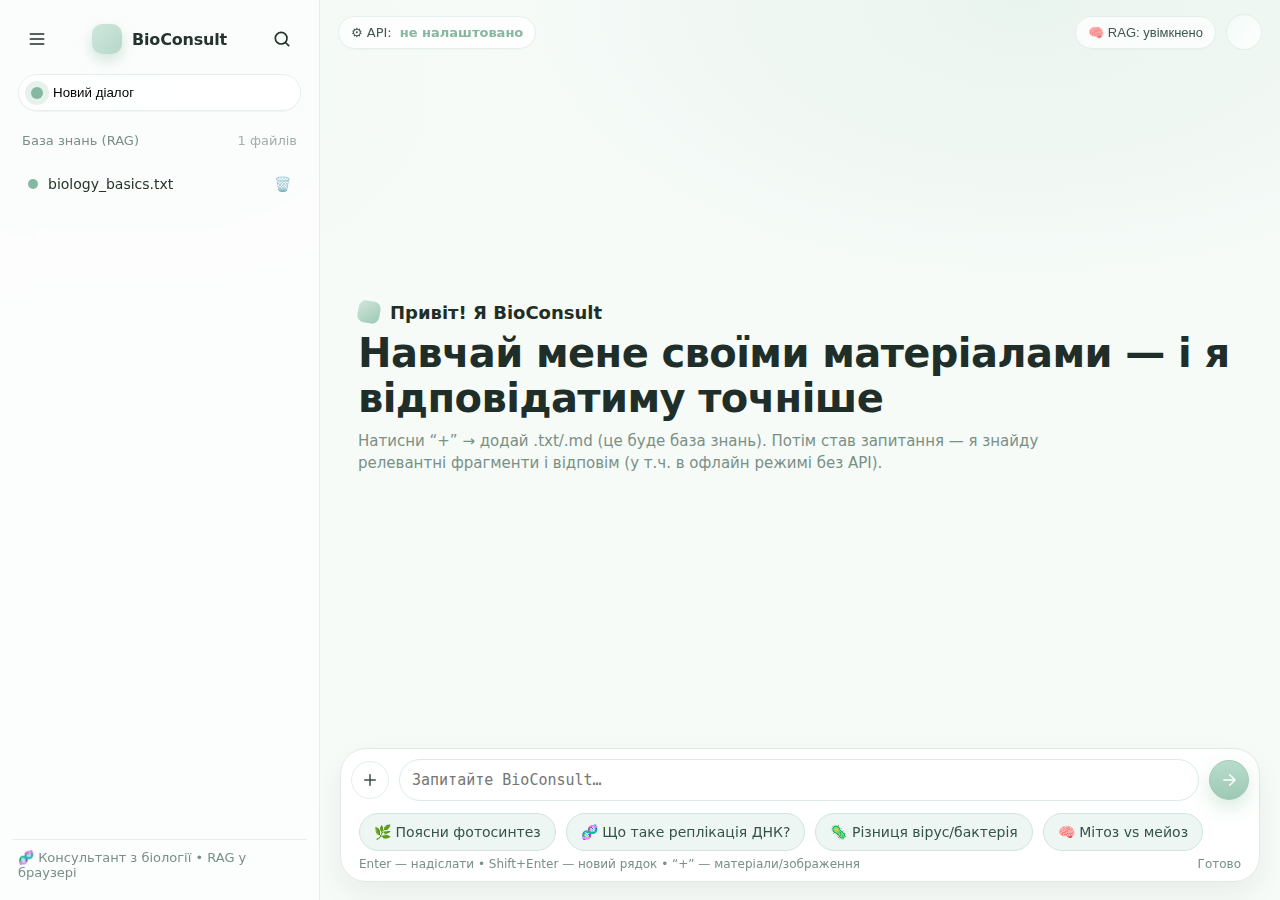
<file: index (11).html>
<!-- =========================
2) /app/index.html (ПОЛНЫЙ)
Офлайн-режим без API: отвечает "нормальным текстом"
и НЕ показывает твои записи/фрагменты.
Автозагрузка базы из: ../data/raw/biology_basics.txt
========================= -->
<!doctype html>
<html lang="uk">
<head>
  <meta charset="utf-8" />
  <meta name="viewport" content="width=device-width,initial-scale=1" />
  <title>BioConsult — Pastel RAG Chat (LLM)</title>

  <style>
    :root{
      --bg:#f6fbf8;
      --panel:#ffffffcc;
      --muted:#7a8f86;
      --text:#24332d;
      --line:#e4efe9;

      --accent:#9fc9b4;
      --accent-soft:#edf6f2;
      --accent-strong:#86b8a1;

      --shadow: 0 12px 30px rgba(0,0,0,.06);
      --r:18px;
      --rLg:26px;
    }

    *{box-sizing:border-box}
    body{
      margin:0;
      font-family: ui-sans-serif, system-ui, -apple-system, Segoe UI, Roboto, Arial;
      color:var(--text);
      background:
        radial-gradient(900px 500px at 80% 0%, #eaf4ef, transparent 60%),
        radial-gradient(700px 450px at 10% 10%, #f2f8f5, transparent 55%),
        var(--bg);
    }

    .app{ height:100dvh; display:grid; grid-template-columns: 320px 1fr; }

    /* Sidebar */
    .sidebar{
      background:rgba(255,255,255,.65);
      backdrop-filter: blur(14px);
      border-right:1px solid var(--line);
      padding:14px 12px;
      display:flex;
      flex-direction:column;
      min-width:280px;
    }
    .sb-top{ display:flex; align-items:center; justify-content:space-between; padding:6px 6px 10px; }
    .brand{ display:flex;align-items:center;gap:10px; font-weight:780; letter-spacing:-.2px; }
    .logo{
      width:30px;height:30px;border-radius:10px;
      background: linear-gradient(135deg, #cfe6dc, #b6d8c9);
      box-shadow:0 6px 14px rgba(134,184,161,.35);
    }
    .iconbtn{
      width:38px;height:38px;border-radius:999px;
      border:1px solid transparent;
      background:transparent;
      cursor:pointer;
      display:grid;place-items:center;
      color:#203127;
    }
    .iconbtn:hover{ background:rgba(0,0,0,.05); }

    .newchat{
      margin:6px;
      display:flex;align-items:center;gap:10px;
      padding:10px 12px;
      border-radius:999px;
      background:var(--panel);
      border:1px solid var(--line);
      cursor:pointer;
      box-shadow:0 1px 0 rgba(0,0,0,.03);
    }
    .badge{
      width:12px;height:12px;border-radius:50%;
      background:var(--accent-strong);
      box-shadow:0 0 0 6px rgba(159,201,180,.25);
    }
    .sb-section{
      margin:10px 6px 6px;
      font-size:13px;
      color:var(--muted);
      display:flex;align-items:center;justify-content:space-between;
      padding:6px 4px;
    }
    .sb-list{ padding:6px; overflow:auto; flex:1; }
    .sb-item{
      padding:10px 10px;
      border-radius:14px;
      font-size:14px;
      color:#233528;
      cursor:pointer;
      display:flex;align-items:center;gap:10px;
    }
    .sb-item:hover{ background:var(--accent-soft); }
    .sb-footer{
      border-top:1px solid var(--line);
      padding:10px 6px 6px;
      font-size:13px;
      color:var(--muted);
      display:flex;align-items:center;gap:8px;
    }

    /* Main */
    .main{ position:relative; display:flex; flex-direction:column; min-width:0; }
    .topbar{
      height:64px;
      display:flex;
      align-items:center;
      justify-content:space-between;
      padding:12px 18px;
      gap:12px;
    }
    .pill{
      display:inline-flex;
      align-items:center;
      gap:8px;
      padding:8px 12px;
      border-radius:999px;
      border:1px solid var(--line);
      background:rgba(255,255,255,.75);
      backdrop-filter: blur(10px);
      box-shadow:0 1px 0 rgba(0,0,0,.02);
      font-size:13px;
      color:#40574e;
      cursor:pointer;
      white-space:nowrap;
      user-select:none;
    }
    .pill strong{ color:var(--accent-strong); }
    .avatar{
      width:36px;height:36px;border-radius:999px;
      background:linear-gradient(135deg,#f1faf6,#ffffff);
      border:1px solid var(--line);
    }

    .content{
      flex:1;
      display:flex;
      flex-direction:column;
      align-items:center;
      justify-content:center;
      padding:10px 18px 170px;
      min-height:0;
    }

    .hero{ width:min(900px, 100%); padding:10px 8px 16px; }
    .hello{
      font-size:18px;
      font-weight:650;
      display:flex;
      align-items:center;
      gap:10px;
      color:#1f2f26;
      margin-bottom:8px;
    }
    .leafMark{
      width:22px;height:22px;
      background: linear-gradient(135deg, #cfe6dc, #9fc9b4);
      border-radius:7px;
      transform: rotate(10deg);
    }
    .title{
      font-size:40px;
      font-weight:820;
      letter-spacing:-.6px;
      line-height:1.12;
      margin:0;
      color:#1f2e28;
    }
    .subtitle{
      margin-top:10px;
      max-width:78ch;
      color:var(--muted);
      font-size:15px;
      line-height:1.45;
    }

    /* Chat */
    .chatlog{
      width:min(900px, 100%);
      margin-top:14px;
      display:flex;
      flex-direction:column;
      gap:10px;
      max-height:48vh;
      overflow:auto;
      padding:0 8px 8px;
    }
    .msg{
      max-width:78ch;
      padding:12px 14px;
      border-radius:16px;
      border:1px solid var(--line);
      background:rgba(255,255,255,.75);
      backdrop-filter: blur(10px);
      box-shadow:0 1px 0 rgba(0,0,0,.02);
      white-space:pre-wrap;
      line-height:1.35;
      font-size:15px;
    }
    .msg.user{
      align-self:flex-end;
      background:#eef7f3;
      border-color:#d6ebe2;
    }
    .msg.bot{ align-self:flex-start; }

    /* (Источники отключены в офлайн-режиме: мы их не рендерим) */
    .sources{
      margin-top:10px;
      padding-top:10px;
      border-top:1px dashed rgba(0,0,0,.10);
      color:var(--muted);
      font-size:13px;
    }
    .src{
      display:block;
      margin-top:8px;
      padding:10px 10px;
      border-radius:12px;
      border:1px solid var(--line);
      background:#f7fcfa;
    }
    .src .t{ font-weight:650; color:#365248; }
    .src .s{ margin-top:4px; }

    .msg .imgwrap{
      margin-top:10px;
      border-radius:14px;
      overflow:hidden;
      border:1px solid var(--line);
      background:#fff;
    }
    .msg img{
      display:block;
      max-width:100%;
      height:auto;
    }

    /* Composer */
    .composer-wrap{
      position:absolute;
      left:0; right:0; bottom:0;
      padding:18px;
      display:flex;
      justify-content:center;
      background:linear-gradient(to top, rgba(246,251,248,1), rgba(246,251,248,.7), rgba(246,251,248,0));
      pointer-events:none;
    }
    .composer-area{ width:min(920px, 100%); pointer-events:auto; }

    .composer{
      border-radius: var(--rLg);
      border:1px solid #dcebe4;
      background:rgba(255,255,255,.82);
      backdrop-filter: blur(14px);
      box-shadow: var(--shadow);
      padding:10px;
      position:relative;
    }

    .composer-row{ display:flex; align-items:center; gap:10px; }

    .plus{
      width:38px;height:38px;border-radius:999px;
      border:1px solid var(--line);
      background:#fff;
      cursor:pointer;
      display:grid;place-items:center;
      color:#3b4d46;
      position:relative;
    }
    .plus:hover{ background:var(--accent-soft); border-color:#cfe6dc; }

    .input{
      flex:1;
      display:flex;
      align-items:center;
      gap:10px;
      padding:8px 10px;
      border-radius:999px;
      background:#ffffff;
      border:1px solid #dcebe4;
      min-width:0;
    }
    .input textarea{
      width:100%;
      border:0;
      outline:none;
      resize:none;
      background:transparent;
      font-size:15px;
      line-height:1.35;
      height:24px;
      max-height:120px;
      color:var(--text);
    }

    .tools{ display:flex; align-items:center; gap:8px; flex:0 0 auto; }

    .send{
      width:40px;height:40px;border-radius:999px;
      border:1px solid #9fc9b4;
      background: linear-gradient(180deg, #b8dccc, #9fc9b4);
      color:white;
      cursor:pointer;
      display:grid;place-items:center;
      box-shadow:0 8px 18px rgba(159,201,180,.35);
    }
    .send:hover{ filter:brightness(1.03); }

    .chips{
      display:flex;
      gap:10px;
      flex-wrap:wrap;
      padding:12px 8px 0;
    }
    .chip{
      background:var(--accent-soft);
      border:1px solid #cfe6dc;
      border-radius:999px;
      padding:10px 14px;
      font-size:14px;
      color:#355349;
      cursor:pointer;
      user-select:none;
    }
    .chip:hover{ background:#e3f1ea; }

    .hint{
      width:min(920px, 100%);
      padding:6px 8px 0;
      color:var(--muted);
      font-size:12px;
      display:flex;
      justify-content:space-between;
      gap:10px;
      flex-wrap:wrap;
    }

    /* Plus menu */
    .plusMenu{
      position:absolute;
      left:12px;
      bottom:92px;
      width:340px;
      border-radius:16px;
      border:1px solid var(--line);
      background:rgba(255,255,255,.92);
      backdrop-filter: blur(14px);
      box-shadow: var(--shadow);
      padding:10px;
      display:none;
      z-index:50;
    }
    .plusMenu.open{ display:block; }

    .pmTitle{
      font-size:12px;
      color:var(--muted);
      padding:6px 8px 10px;
      display:flex;
      justify-content:space-between;
      align-items:center;
    }
    .pmGrid{ display:grid; grid-template-columns: 1fr; gap:8px; }

    .pmBtn{
      width:100%;
      display:flex;
      align-items:center;
      justify-content:space-between;
      gap:10px;
      padding:10px 12px;
      border-radius:14px;
      border:1px solid var(--line);
      background:#fff;
      cursor:pointer;
      text-align:left;
    }
    .pmBtn:hover{ background:var(--accent-soft); border-color:#cfe6dc; }
    .pmBtn .l{ display:flex; align-items:center; gap:10px; color:#2f463d; font-size:14px; font-weight:600; }
    .pmBtn .r{ color:var(--muted); font-size:12px; }

    /* Modal */
    .modalOverlay{
      position:fixed;
      inset:0;
      background:rgba(0,0,0,.25);
      display:none;
      z-index:1000;
    }
    .modalOverlay.open{ display:block; }
    .modal{
      width:min(560px, calc(100% - 24px));
      margin:70px auto;
      border-radius:18px;
      border:1px solid var(--line);
      background:rgba(255,255,255,.96);
      backdrop-filter: blur(16px);
      box-shadow: var(--shadow);
      padding:14px;
    }
    .modal h3{ margin:6px 6px 10px; font-size:16px; color:#203127; }
    .modal p{ margin:0 6px 10px; color:var(--muted); font-size:13px; line-height:1.35; }
    .modal .row{ display:flex; gap:10px; padding:6px; align-items:center; flex-wrap:wrap; }
    .modal input, .modal select{
      flex:1;
      border-radius:12px;
      border:1px solid var(--line);
      padding:10px 12px;
      outline:none;
      font-size:14px;
      min-width: 240px;
    }
    .modalActions{
      display:flex;
      justify-content:flex-end;
      gap:10px;
      padding:6px;
      margin-top:6px;
      flex-wrap:wrap;
    }
    .btn{
      border-radius:999px;
      border:1px solid var(--line);
      background:#fff;
      padding:10px 12px;
      cursor:pointer;
      font-size:13px;
      color:#2f463d;
    }
    .btn.primary{
      border-color:#b8dccc;
      background:linear-gradient(180deg,#e7f4ee,#d7eee5);
    }

    .tiny{
      font-size:12px;
      color:var(--muted);
      padding: 0 6px 10px;
      line-height: 1.35;
    }

    @media (max-width: 920px){
      .app{ grid-template-columns: 1fr; }
      .sidebar{ display:none; }
      .title{ font-size:34px; }
      .plusMenu{ left:18px; right:18px; width:auto; }
    }
  </style>
</head>

<body>
  <div class="app">
    <aside class="sidebar">
      <div class="sb-top">
        <button class="iconbtn" title="Меню" aria-label="Меню">
          <svg width="20" height="20" viewBox="0 0 24 24" fill="none" stroke="currentColor" stroke-width="2" stroke-linecap="round">
            <path d="M4 6h16M4 12h16M4 18h16"/>
          </svg>
        </button>

        <div class="brand">
          <span class="logo" aria-hidden="true"></span>
          <span>BioConsult</span>
        </div>

        <button class="iconbtn" title="Пошук" aria-label="Пошук">
          <svg width="20" height="20" viewBox="0 0 24 24" fill="none" stroke="currentColor" stroke-width="2" stroke-linecap="round">
            <circle cx="11" cy="11" r="7"></circle>
            <path d="M20 20l-3.2-3.2"></path>
          </svg>
        </button>
      </div>

      <button class="newchat" id="newChatBtn">
        <span class="badge"></span>
        <span>Новий діалог</span>
      </button>

      <div class="sb-section"><span>База знань (RAG)</span><span style="opacity:.7" id="kbCount">0 файлів</span></div>
      <div class="sb-list" id="kbList"></div>

      <div class="sb-footer">🧬 Консультант з біології • RAG у браузері</div>
    </aside>

    <main class="main" id="main">
      <header class="topbar">
        <div class="pill" id="apiPill" title="Налаштування LLM">
          ⚙ API: <strong id="apiState">не налаштовано</strong>
        </div>
        <div style="display:flex; align-items:center; gap:10px;">
          <button class="pill" id="ragToggleBtn" aria-pressed="true">🧠 RAG: увімкнено</button>
          <div class="avatar" title="Профіль"></div>
        </div>
      </header>

      <section class="content">
        <div class="hero">
          <div class="hello">
            <span class="leafMark" aria-hidden="true"></span>
            <span>Привіт! Я BioConsult</span>
          </div>
          <h1 class="title">Навчай мене своїми матеріалами — і я відповідатиму точніше</h1>
          <div class="subtitle">
            Натисни “+” → додай .txt/.md (це буде база знань). Потім став запитання —
            я знайду релевантні фрагменти і відповім (у т.ч. в офлайн режимі без API).
          </div>
        </div>

        <div class="chatlog" id="chatLog" aria-live="polite"></div>
      </section>

      <div class="composer-wrap">
        <div class="composer-area">
          <div class="composer" id="composer">
            <!-- PLUS MENU -->
            <div class="plusMenu" id="plusMenu" role="menu" aria-label="Меню додавання">
              <div class="pmTitle">
                <span>Додати</span>
                <button class="iconbtn" id="closePlusMenu" title="Закрити" aria-label="Закрити" style="width:32px;height:32px;">✕</button>
              </div>
              <div class="pmGrid">
                <button class="pmBtn" id="pmAddImageFile" type="button">
                  <div class="l">🖼️ Додати зображення (файл)</div>
                  <div class="r">jpg/png/webp</div>
                </button>
                <button class="pmBtn" id="pmAddImageUrl" type="button">
                  <div class="l">☁️ Додати зображення з хмари (URL)</div>
                  <div class="r">посилання</div>
                </button>
                <button class="pmBtn" id="pmAddTextFile" type="button">
                  <div class="l">📄 Додати матеріал (.txt/.md)</div>
                  <div class="r">навчити RAG</div>
                </button>
                <button class="pmBtn" id="pmClearKB" type="button">
                  <div class="l">🧽 Очистити базу знань</div>
                  <div class="r">RAG</div>
                </button>
                <button class="pmBtn" id="pmClearChat" type="button">
                  <div class="l">🧹 Очистити чат</div>
                  <div class="r">скинути</div>
                </button>
              </div>
              <div class="tiny">Порада: додай кілька конспектів .txt/.md — відповіді стануть “під твою програму”.</div>
            </div>

            <div class="composer-row">
              <button class="plus" id="plusBtn" title="Додати" aria-label="Додати">
                <svg width="18" height="18" viewBox="0 0 24 24" fill="none" stroke="currentColor" stroke-width="2" stroke-linecap="round">
                  <path d="M12 5v14M5 12h14"/>
                </svg>
              </button>

              <div class="input">
                <textarea id="prompt" placeholder="Запитайте BioConsult…" rows="1"></textarea>
              </div>

              <div class="tools">
                <button class="send" id="sendBtn" title="Надіслати" aria-label="Надіслати">
                  <svg width="18" height="18" viewBox="0 0 24 24" fill="none" stroke="currentColor" stroke-width="2" stroke-linecap="round" stroke-linejoin="round">
                    <path d="M5 12h14"></path>
                    <path d="M13 5l7 7-7 7"></path>
                  </svg>
                </button>
              </div>
            </div>

            <div class="chips" id="chips">
              <div class="chip">🌿 Поясни фотосинтез</div>
              <div class="chip">🧬 Що таке реплікація ДНК?</div>
              <div class="chip">🦠 Різниця вірус/бактерія</div>
              <div class="chip">🧠 Мітоз vs мейоз</div>
            </div>

            <div class="hint">
              <span>Enter — надіслати • Shift+Enter — новий рядок • “+” — матеріали/зображення</span>
              <span id="statusText">Готово</span>
            </div>

            <!-- hidden inputs -->
            <input id="imageInput" type="file" accept="image/*" hidden />
            <input id="textInput" type="file" accept=".txt,.md,text/plain,text/markdown" hidden />
          </div>
        </div>
      </div>
    </main>
  </div>

  <!-- MODAL: Image URL -->
  <div class="modalOverlay" id="imgModalOverlay" aria-hidden="true">
    <div class="modal" role="dialog" aria-modal="true" aria-label="Додати зображення за URL">
      <h3>Додати зображення з хмари (URL)</h3>
      <p>Встав пряме посилання на зображення (або публічний URL). Якщо доступ закритий — браузер/LLM не зможе завантажити.</p>
      <div class="row">
        <input id="imgUrlInput" placeholder="https://..." />
      </div>
      <div class="modalActions">
        <button class="btn" id="cancelImgModal">Скасувати</button>
        <button class="btn primary" id="addUrlBtn">Додати</button>
      </div>
    </div>
  </div>

  <!-- MODAL: API SETTINGS -->
  <div class="modalOverlay" id="apiModalOverlay" aria-hidden="true">
    <div class="modal" role="dialog" aria-modal="true" aria-label="Налаштування API">
      <h3>Налаштування LLM API</h3>
      <p>
        Встав API key і модель. Це потрібно, щоб бот відповідав через LLM.
        (Ключ зберігається локально в браузері.)
      </p>

      <div class="row">
        <input id="apiKeyInput" placeholder="OpenAI API key (sk-...)" />
      </div>

      <div class="row">
        <input id="modelInput" placeholder="Модель (наприклад: gpt-4o-mini)" />
      </div>

      <div class="tiny">
        Якщо модель не працює — заміни назву (в акаунті можуть бути доступні інші моделі).
      </div>

      <div class="modalActions">
        <button class="btn" id="apiCancel">Скасувати</button>
        <button class="btn" id="apiClear">Очистити</button>
        <button class="btn primary" id="apiSave">Зберегти</button>
      </div>
    </div>
  </div>

  <script>
    /***********************
     * UI refs
     ***********************/
    const promptEl = document.getElementById('prompt');
    const sendBtn  = document.getElementById('sendBtn');
    const chatLog  = document.getElementById('chatLog');
    const chips    = document.getElementById('chips');
    const newChatBtn = document.getElementById('newChatBtn');
    const statusText = document.getElementById('statusText');

    const ragToggleBtn = document.getElementById('ragToggleBtn');
    const apiPill = document.getElementById('apiPill');
    const apiState = document.getElementById('apiState');

    const plusBtn = document.getElementById('plusBtn');
    const plusMenu = document.getElementById('plusMenu');
    const closePlusMenu = document.getElementById('closePlusMenu');

    const pmAddImageFile = document.getElementById('pmAddImageFile');
    const pmAddImageUrl  = document.getElementById('pmAddImageUrl');
    const pmAddTextFile  = document.getElementById('pmAddTextFile');
    const pmClearChat    = document.getElementById('pmClearChat');
    const pmClearKB      = document.getElementById('pmClearKB');

    const imageInput = document.getElementById('imageInput');
    const textInput  = document.getElementById('textInput');

    const imgModalOverlay = document.getElementById('imgModalOverlay');
    const imgUrlInput = document.getElementById('imgUrlInput');
    const cancelImgModal = document.getElementById('cancelImgModal');
    const addUrlBtn = document.getElementById('addUrlBtn');

    const apiModalOverlay = document.getElementById('apiModalOverlay');
    const apiKeyInput = document.getElementById('apiKeyInput');
    const modelInput = document.getElementById('modelInput');
    const apiCancel = document.getElementById('apiCancel');
    const apiClear = document.getElementById('apiClear');
    const apiSave = document.getElementById('apiSave');

    const kbList = document.getElementById('kbList');
    const kbCount = document.getElementById('kbCount');

    let ragEnabled = true;
    let busy = false;

    // attachments for current message
    let pendingImageDataUrl = null; // data:image/... base64 OR url
    let pendingImageLabel = null;

    function setStatus(t){ statusText.textContent = t; }

    function autoResize() {
      promptEl.style.height = "24px";
      promptEl.style.height = Math.min(promptEl.scrollHeight, 120) + "px";
    }
    promptEl.addEventListener('input', autoResize);

    /***********************
     * Chat render
     ***********************/
    function addMsg(text, who="user", sources=[]) {
      const div = document.createElement('div');
      div.className = `msg ${who}`;
      div.textContent = text;

      // В офлайн-режиме мы НЕ передаём sources, поэтому ничего не рендерится.
      if (who === "bot" && Array.isArray(sources) && sources.length) {
        const s = document.createElement('div');
        s.className = "sources";
        s.textContent = "Джерела (RAG):";

        sources.forEach(src => {
          const item = document.createElement('div');
          item.className = "src";

          const t = document.createElement('div');
          t.className = "t";
          t.textContent = src.title || "Джерело";

          const sn = document.createElement('div');
          sn.className = "s";
          sn.textContent = src.snippet || "";

          item.appendChild(t);
          item.appendChild(sn);
          s.appendChild(item);
        });

        div.appendChild(s);
      }

      chatLog.appendChild(div);
      chatLog.scrollTop = chatLog.scrollHeight;
    }

    function addImagePreviewMessage({ dataUrl, caption, who="user" }){
      const div = document.createElement('div');
      div.className = `msg ${who}`;
      div.textContent = caption || "Зображення додано:";

      const wrap = document.createElement('div');
      wrap.className = "imgwrap";
      const img = document.createElement('img');
      img.src = dataUrl;
      img.alt = "image";
      wrap.appendChild(img);
      div.appendChild(wrap);

      chatLog.appendChild(div);
      chatLog.scrollTop = chatLog.scrollHeight;
    }

    /***********************
     * Plus menu
     ***********************/
    function openMenu(){ plusMenu.classList.add("open"); }
    function closeMenu(){ plusMenu.classList.remove("open"); }

    plusBtn.addEventListener('click', (e) => {
      e.stopPropagation();
      plusMenu.classList.contains("open") ? closeMenu() : openMenu();
    });
    closePlusMenu.addEventListener('click', closeMenu);

    document.addEventListener('click', (e) => {
      if (!plusMenu.contains(e.target) && e.target !== plusBtn) closeMenu();
    });

    pmAddImageFile.addEventListener('click', () => { closeMenu(); imageInput.click(); });
    pmAddTextFile.addEventListener('click', () => { closeMenu(); textInput.click(); });
    pmAddImageUrl.addEventListener('click', () => { closeMenu(); openImgModal(); });

    pmClearChat.addEventListener('click', () => {
      closeMenu();
      chatLog.innerHTML = "";
      addMsg("Чат очищено ✅", "bot");
      setStatus("Готово");
    });

    pmClearKB.addEventListener('click', () => {
      closeMenu();
      if (!confirm("Очистити базу знань (всі матеріали)?")) return;
      KB.clear();
      RAG.rebuildIndexFromKB();
      renderKB();
      addMsg("Базу знань очищено ✅", "bot");
      setStatus("Готово");
    });

    /***********************
     * Image modal
     ***********************/
    function openImgModal(){
      imgModalOverlay.classList.add("open");
      imgModalOverlay.setAttribute("aria-hidden","false");
      imgUrlInput.value = "";
      setTimeout(() => imgUrlInput.focus(), 0);
    }
    function closeImgModal(){
      imgModalOverlay.classList.remove("open");
      imgModalOverlay.setAttribute("aria-hidden","true");
    }
    cancelImgModal.addEventListener('click', closeImgModal);
    imgModalOverlay.addEventListener('click', (e) => { if(e.target === imgModalOverlay) closeImgModal(); });

    addUrlBtn.addEventListener('click', async () => {
      const url = (imgUrlInput.value || "").trim();
      if(!url) return;

      pendingImageDataUrl = url;
      pendingImageLabel = "Зображення (URL)";
      addMsg("✅ Додано зображення з URL. Тепер задай питання про нього.", "bot");
      closeImgModal();
    });

    /***********************
     * API modal
     ***********************/
    function openApiModal(){
      apiModalOverlay.classList.add("open");
      apiModalOverlay.setAttribute("aria-hidden","false");
      apiKeyInput.value = Settings.getApiKey() || "";
      modelInput.value = Settings.getModel() || "gpt-4o-mini";
      setTimeout(() => apiKeyInput.focus(), 0);
    }
    function closeApiModal(){
      apiModalOverlay.classList.remove("open");
      apiModalOverlay.setAttribute("aria-hidden","true");
    }
    apiPill.addEventListener('click', openApiModal);
    apiCancel.addEventListener('click', closeApiModal);

    apiClear.addEventListener('click', () => {
      Settings.clear();
      updateApiState();
      addMsg("API налаштування очищено.", "bot");
      closeApiModal();
    });

    apiSave.addEventListener('click', () => {
      const key = (apiKeyInput.value || "").trim();
      const model = (modelInput.value || "").trim() || "gpt-4o-mini";
      Settings.setApiKey(key);
      Settings.setModel(model);
      updateApiState();
      addMsg("✅ API налаштування збережено. Можна спілкуватись.", "bot");
      closeApiModal();
    });

    /***********************
     * RAG toggle
     ***********************/
    ragToggleBtn.addEventListener('click', () => {
      ragEnabled = !ragEnabled;
      ragToggleBtn.textContent = ragEnabled ? "🧠 RAG: увімкнено" : "🧠 RAG: вимкнено";
      ragToggleBtn.setAttribute("aria-pressed", String(ragEnabled));
      setStatus(ragEnabled ? "RAG увімкнено" : "RAG вимкнено");
    });

    /***********************
     * Inputs
     ***********************/
    imageInput.addEventListener('change', async () => {
      const file = imageInput.files?.[0];
      if(!file) return;

      if(!file.type.startsWith("image/")){
        addMsg("❌ Це не зображення.", "bot");
        imageInput.value = "";
        return;
      }

      const dataUrl = await fileToDataURL(file);
      pendingImageDataUrl = dataUrl;
      pendingImageLabel = file.name;

      addImagePreviewMessage({ dataUrl, caption:`Зображення додано: ${file.name}`, who:"user" });
      addMsg("Тепер можеш написати питання про це зображення (наприклад: “що тут з точки зору біології?”).", "bot");

      imageInput.value = "";
    });

    textInput.addEventListener('change', async () => {
      const file = textInput.files?.[0];
      if(!file) return;
      const text = await file.text();

      KB.addDoc({ title: file.name, text });
      RAG.rebuildIndexFromKB();
      renderKB();

      addMsg(`✅ Додано матеріал до бази знань: ${file.name}`, "bot");
      setStatus("Базу оновлено");

      textInput.value = "";
    });

    /***********************
     * Chips & new chat
     ***********************/
    chips.addEventListener('click', (e) => {
      const chip = e.target.closest('.chip');
      if(!chip) return;
      promptEl.value = chip.textContent.replace(/\s+/g,' ').trim() + ": ";
      promptEl.focus();
      autoResize();
    });

    newChatBtn.addEventListener('click', () => {
      chatLog.innerHTML = "";
      promptEl.value = "";
      autoResize();
      promptEl.focus();
      setStatus("Готово");
      closeMenu();
    });

    /***********************
     * Send
     ***********************/
    sendBtn.addEventListener('click', send);
    promptEl.addEventListener('keydown', (e) => {
      if(e.key === "Enter" && !e.shiftKey){
        e.preventDefault();
        send();
      }
    });

    async function send(){
      const text = (promptEl.value || "").trim();
      if(!text || busy) return;

      busy = true;
      setStatus("Пишу відповідь…");
      sendBtn.disabled = true;

      addMsg(text, "user");
      promptEl.value = "";
      autoResize();

      try{
        const apiKey = Settings.getApiKey();
        const model = Settings.getModel() || "gpt-4o-mini";

        // === OFFLINE MODE (без API) ===
        if(!apiKey){
          const contexts = ragEnabled ? RAG.retrieveTopK(text, 4) : [];
          const offline = offlineAnswerFromContexts(text, contexts);
          // ВАЖНО: не передаём sources => не показываем фрагменты записей
          addMsg(offline, "bot");
          setStatus("Офлайн режим (без API)");
          return;
        }

        // === ONLINE MODE (с API) ===
        const contexts = ragEnabled ? RAG.retrieveTopK(text, 4) : [];
        const { answer, sources } = await LLM.answer({
          apiKey,
          model,
          userText: text,
          contexts,
          image: pendingImageDataUrl ? { url: pendingImageDataUrl, label: pendingImageLabel } : null
        });

        addMsg(answer || "Немає відповіді", "bot", sources);

        // reset attachments after send
        pendingImageDataUrl = null;
        pendingImageLabel = null;

        setStatus("Готово");
      }catch(err){
        addMsg("❌ Помилка: " + (err?.message || String(err)), "bot");
        setStatus("Помилка");
      }finally{
        busy = false;
        sendBtn.disabled = false;
      }
    }

    /***********************
     * Settings storage
     ***********************/
    const Settings = {
      kApiKey: "bioconsult_api_key",
      kModel: "bioconsult_model",
      getApiKey(){ return localStorage.getItem(this.kApiKey) || ""; },
      setApiKey(v){ localStorage.setItem(this.kApiKey, v || ""); },
      getModel(){ return localStorage.getItem(this.kModel) || ""; },
      setModel(v){ localStorage.setItem(this.kModel, v || ""); },
      clear(){
        localStorage.removeItem(this.kApiKey);
        localStorage.removeItem(this.kModel);
      }
    };

    function updateApiState(){
      const hasKey = !!Settings.getApiKey();
      apiState.textContent = hasKey ? "налаштовано" : "не налаштовано";
    }

    /***********************
     * KB storage (docs)
     ***********************/
    const KB = {
      key: "bioconsult_kb_docs",
      getAll(){
        try { return JSON.parse(localStorage.getItem(this.key) || "[]"); }
        catch { return []; }
      },
      setAll(docs){
        localStorage.setItem(this.key, JSON.stringify(docs || []));
      },
      addDoc(doc){
        const docs = this.getAll();
        docs.push({
          id: crypto.randomUUID ? crypto.randomUUID() : String(Date.now()) + Math.random(),
          title: doc.title || "doc.txt",
          text: doc.text || "",
          createdAt: Date.now()
        });
        this.setAll(docs);
      },
      remove(id){
        const docs = this.getAll().filter(d => d.id !== id);
        this.setAll(docs);
      },
      clear(){ this.setAll([]); }
    };

    function renderKB(){
      const docs = KB.getAll();
      kbCount.textContent = `${docs.length} файлів`;
      kbList.innerHTML = "";

      if(docs.length === 0){
        const empty = document.createElement("div");
        empty.className = "sb-item";
        empty.textContent = "Додай .txt/.md через “+” або зачекай автозавантаження";
        kbList.appendChild(empty);
        return;
      }

      docs.slice().reverse().forEach(d => {
        const row = document.createElement("div");
        row.className = "sb-item";
        row.title = "Натисни, щоб видалити";

        const dot = document.createElement("span");
        dot.className = "badge";
        dot.style.width = "10px";
        dot.style.height = "10px";
        dot.style.boxShadow = "none";
        row.appendChild(dot);

        const name = document.createElement("div");
        name.textContent = d.title;
        name.style.flex = "1";
        row.appendChild(name);

        const del = document.createElement("span");
        del.textContent = "🗑️";
        del.style.opacity = ".75";
        row.appendChild(del);

        row.addEventListener("click", () => {
          if(!confirm(`Видалити "${d.title}" з бази?`)) return;
          KB.remove(d.id);
          RAG.rebuildIndexFromKB();
          renderKB();
          addMsg(`✅ Видалено з бази: ${d.title}`, "bot");
        });

        kbList.appendChild(row);
      });
    }

    /***********************
     * RAG in browser (TF-IDF-ish)
     ***********************/
    const RAG = (() => {
      let chunks = [];     // {title, text, id, vec}
      let stats = null;    // {df, N}

      function tokenize(text) {
        return (text || "")
          .toLowerCase()
          .replace(/[^\p{L}\p{N}\s]+/gu, " ")
          .split(/\s+/)
          .filter(Boolean);
      }

      function chunkText(text, chunkSize = 900, overlap = 120) {
        const clean = (text || "").replace(/\s+/g, " ").trim();
        if (!clean) return [];
        const out = [];
        let i = 0;
        while (i < clean.length) {
          const end = Math.min(clean.length, i + chunkSize);
          out.push(clean.slice(i, end));
          i = end - overlap;
          if (i < 0) i = 0;
          if (end === clean.length) break;
        }
        return out;
      }

      function buildVocabStats(chunks) {
        const df = Object.create(null);
        for (const ch of chunks) {
          const seen = new Set(tokenize(ch.text));
          for (const t of seen) df[t] = (df[t] || 0) + 1;
        }
        return { df, N: chunks.length };
      }

      function embed(text, stats) {
        const toks = tokenize(text);
        const tf = Object.create(null);
        for (const t of toks) tf[t] = (tf[t] || 0) + 1;

        const vec = Object.create(null);
        const { df, N } = stats || { df:{}, N:1 };
        for (const [t, f] of Object.entries(tf)) {
          const d = df[t] || 0;
          const idf = Math.log((N + 1) / (d + 1)) + 1;
          vec[t] = f * idf;
        }
        return vec;
      }

      function cosine(a, b) {
        let dot = 0, na = 0, nb = 0;
        const keys = new Set([...Object.keys(a), ...Object.keys(b)]);
        for (const k of keys) {
          const x = a[k] || 0;
          const y = b[k] || 0;
          dot += x * y;
          na += x * x;
          nb += y * y;
        }
        if (!na || !nb) return 0;
        return dot / (Math.sqrt(na) * Math.sqrt(nb));
      }

      function rebuildIndexFromKB(){
        const docs = KB.getAll();
        chunks = [];
        for (const d of docs) {
          const parts = chunkText(d.text);
          parts.forEach((p, idx) => {
            chunks.push({ title: d.title, text: p, id: `${d.title}#${idx}` });
          });
        }
        stats = buildVocabStats(chunks);
        chunks.forEach(ch => ch.vec = embed(ch.text, stats));
      }

      function retrieveTopK(question, k=4){
        if(!stats || !chunks.length) return [];
        const qvec = embed(question, stats);
        const scored = chunks.map(ch => ({ ch, score: cosine(qvec, ch.vec) }));
        scored.sort((a,b)=>b.score-a.score);
        return scored.slice(0, k).filter(x => x.score > 0.05).map(x => x.ch);
      }

      return { rebuildIndexFromKB, retrieveTopK };
    })();

    /***********************
     * OFFLINE "AI" Answer (без API)
     * - использует RAG.retrieveTopK()
     * - НЕ показывает твои записи кусками
     * - пишет "нормальным текстом"
     ***********************/
    function offlineAnswerFromContexts(question, contexts) {
      if (!contexts || !contexts.length) {
        return (
          "Я не знайшов у твоїх матеріалах достатньо інформації під це питання.\n" +
          "Спробуй переформулювати або додай конспект/тему в базу знань."
        );
      }

      // аккуратно берём несколько коротких идей из самых релевантных фрагментов
      const qWords = (question || "")
        .toLowerCase()
        .replace(/[^\p{L}\p{N}\s]+/gu, " ")
        .split(/\s+/)
        .filter(w => w.length >= 4);

      const pick = (txt, max = 5) => {
        const clean = (txt || "")
          .replace(/\s+/g, " ")
          .replace(/[*_`#>-]+/g, "")
          .trim();

        const sents = clean.split(/(?<=[.!?…])\s+/).filter(Boolean);

        const scored = sents.map(s => {
          const sl = s.toLowerCase();
          let score = 0;
          for (const w of qWords) if (sl.includes(w)) score += 1;
          if (sl.includes("це ") || sl.includes("— це") || sl.includes("означає")) score += 1;
          return { s, score };
        }).sort((a,b)=>b.score-a.score);

        const out = [];
        for (const it of scored) {
          if (out.length >= max) break;
          if (!it.s || it.s.length < 35) continue;
          out.push(it.s.length > 200 ? it.s.slice(0, 200) + "…" : it.s);
        }
        return out;
      };

      const ideas = [];
      contexts.slice(0,3).forEach(c => {
        pick(c.text, 3).forEach(x => ideas.push(x));
      });

      // уникализируем
      const uniq = [];
      const seen = new Set();
      for (const t of ideas) {
        const k = t.toLowerCase();
        if (seen.has(k)) continue;
        seen.add(k);
        uniq.push(t);
      }

      // Собираем 1–2 абзаца
      const p1 = uniq.slice(0,3).join(" ");
      const p2 = uniq.slice(3,6).join(" ");
      let answer = "";
      answer += p1 ? p1 : "";
      if (p2) answer += "\n\n" + p2;

      answer += "\n\n(Офлайн режим без API: я використовую твою базу знань і формую короткий виклад без показу конспектів.)";
      return answer;
    }

    /***********************
     * Seed KB from repo (GitHub Pages)
     * путь: /data/raw/biology_basics.txt
     * app/index.html -> ../data/raw/biology_basics.txt
     ***********************/
    async function seedKBFromRepoIfEmpty() {
      const docs = KB.getAll();
      if (docs.length > 0) return;

      const url = "../data/raw/biology_basics.txt";
      try {
        setStatus("Завантажую твої записи…");
        const res = await fetch(url, { cache: "no-store" });
        if (!res.ok) throw new Error("Не вдалося завантажити " + url + " (HTTP " + res.status + ")");
        const text = await res.text();

        KB.addDoc({ title: "biology_basics.txt", text });
        RAG.rebuildIndexFromKB();
        renderKB();

        addMsg("✅ Я підключив твої записи (biology_basics.txt) у базу знань. Можеш ставити питання.", "bot");
        setStatus("Готово");
      } catch (e) {
        addMsg(
          "⚠️ Не зміг автоматично завантажити твої записи з репо.\n" +
          "Перевір, що файл існує: data/raw/biology_basics.txt\n" +
          "Помилка: " + (e?.message || String(e)),
          "bot"
        );
        setStatus("Потрібні записи");
      }
    }

    /***********************
     * LLM call (OpenAI Responses API) — для режима с ключом
     ***********************/
    const LLM = (() => {
      function buildSystem(){
        return [
          "Ти — BioConsult, консультант з біології.",
          "Відповідай українською, просто і точно.",
          "Якщо є RAG-контекст — використовуй його в першу чергу.",
          "Якщо даних недостатньо — скажи, що саме потрібно уточнити.",
          "Додай короткий блок 'Джерела' з позначками [#1], [#2] (тільки якщо використовував контекст)."
        ].join("\n");
      }

      function buildContextBlock(contexts){
        if(!contexts?.length) return "";
        return contexts.map((c, i) => `[#${i+1} ${c.title}] ${c.text}`).join("\n\n");
      }

      function sourcesFromContexts(contexts){
        return (contexts || []).map(c => ({
          title: c.title,
          snippet: (c.text || "").slice(0, 200) + ((c.text || "").length > 200 ? "…" : "")
        }));
      }

      function extractOutputText(data){
        if (typeof data?.output_text === "string" && data.output_text) return data.output_text;

        const out = data?.output;
        if (Array.isArray(out)) {
          for (const item of out) {
            const content = item?.content;
            if (Array.isArray(content)) {
              for (const c of content) {
                if (c?.type === "output_text" && typeof c?.text === "string") return c.text;
                if (c?.type === "text" && typeof c?.text === "string") return c.text;
              }
            }
          }
        }
        return "";
      }

      async function answer({ apiKey, model, userText, contexts, image }){
        const system = buildSystem();
        const ctx = buildContextBlock(contexts);

        const userParts = [];
        userParts.push({ type:"text", text: userText });

        if (image?.url) {
          userParts.push({ type:"text", text: `\n(Додано зображення: ${image.label || "image"})\n` });
          userParts.push({ type:"image_url", image_url: { url: image.url } });
        }

        if (ctx) {
          userParts.push({ type:"text", text: `\n\nКонтекст (RAG):\n${ctx}` });
        }

        const body = {
          model: model || "gpt-4o-mini",
          input: [
            { role:"system", content:[{ type:"text", text: system }] },
            { role:"user", content: userParts }
          ]
        };

        const res = await fetch("https://api.openai.com/v1/responses", {
          method:"POST",
          headers:{
            "Content-Type":"application/json",
            "Authorization":"Bearer " + apiKey
          },
          body: JSON.stringify(body)
        });

        if(!res.ok){
          const t = await res.text();
          throw new Error(t || ("HTTP " + res.status));
        }

        const data = await res.json();
        const text = extractOutputText(data) || "(порожня відповідь)";

        return { answer: text, sources: sourcesFromContexts(contexts) };
      }

      return { answer };
    })();

    /***********************
     * Helpers
     ***********************/
    function fileToDataURL(file){
      return new Promise((resolve, reject) => {
        const r = new FileReader();
        r.onload = () => resolve(r.result);
        r.onerror = reject;
        r.readAsDataURL(file);
      });
    }

    /***********************
     * Init
     ***********************/
    async function init(){
      updateApiState();
      renderKB();
      RAG.rebuildIndexFromKB();
      autoResize();
      setStatus("Готово");

      // автозагрузка твоих записей из репо, если KB пустая
      await seedKBFromRepoIfEmpty();
    }
    init();
  </script>
</body>
</html>
</file>
